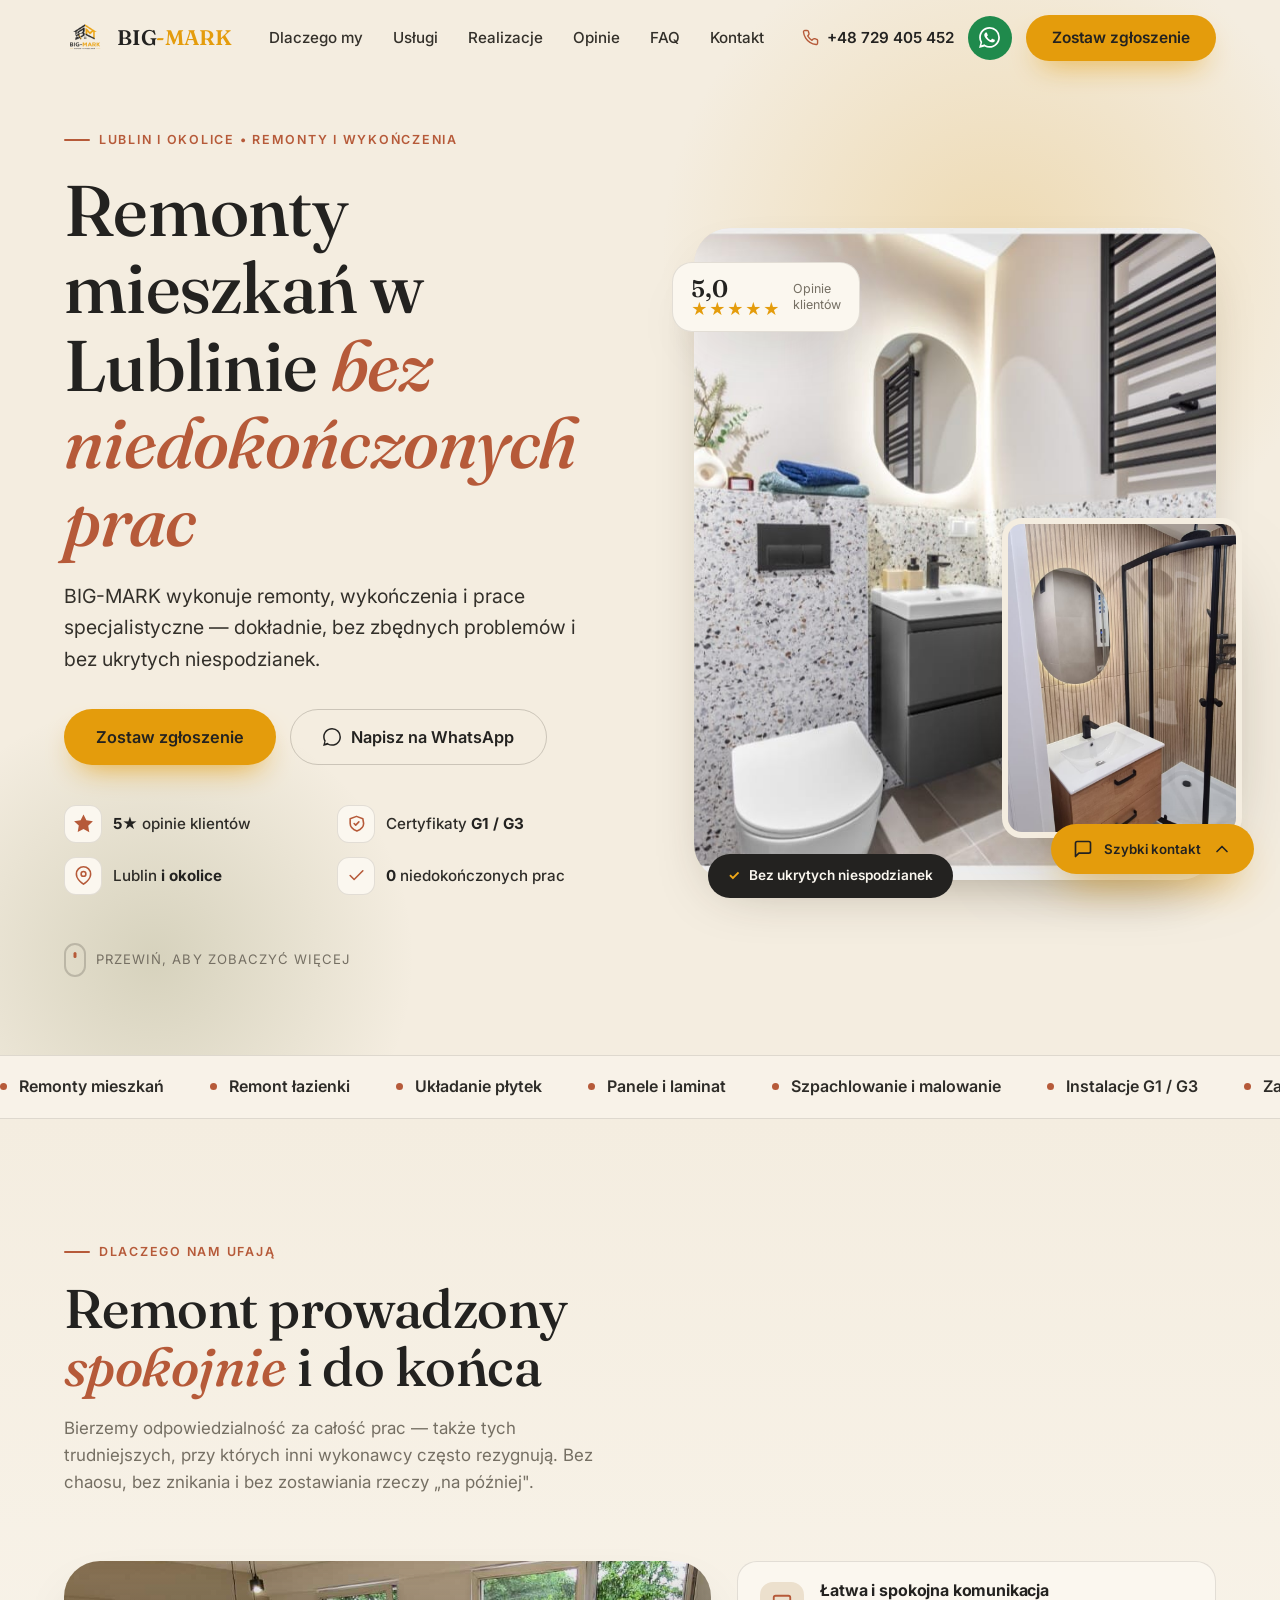
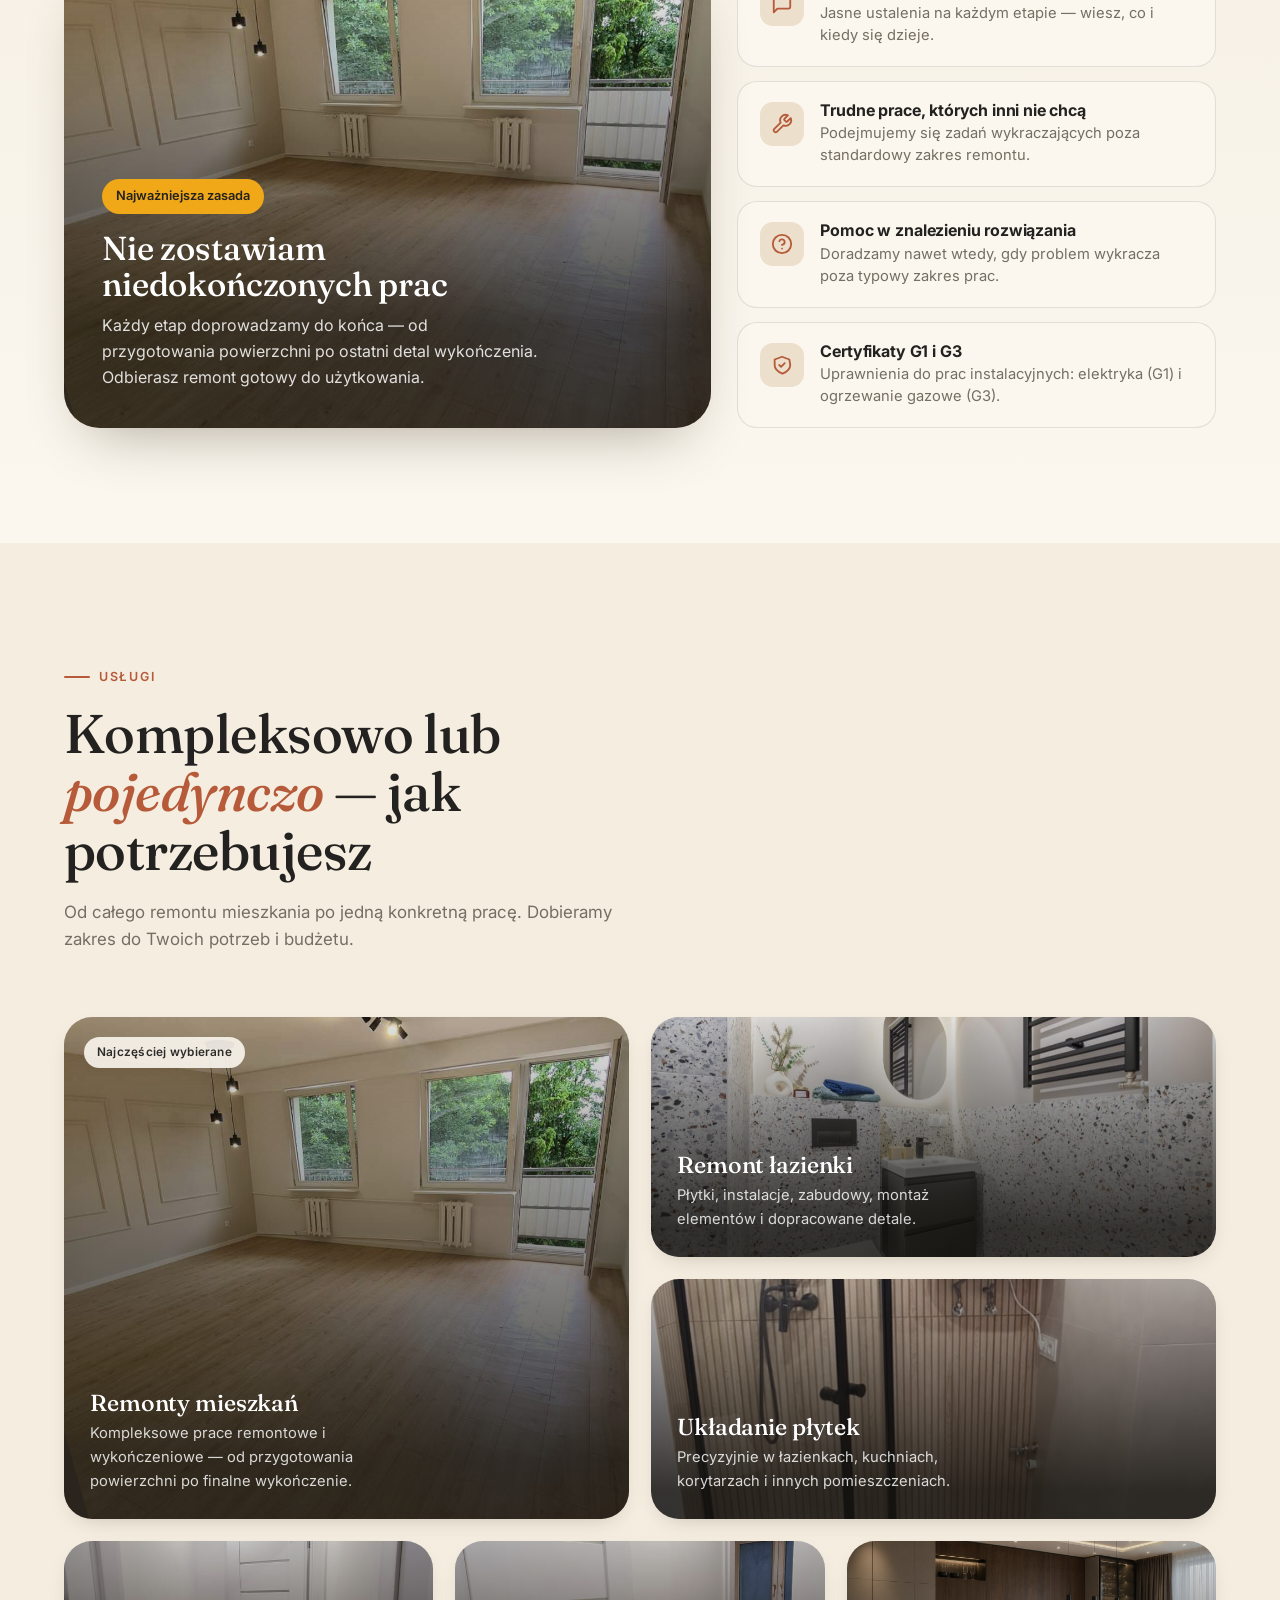
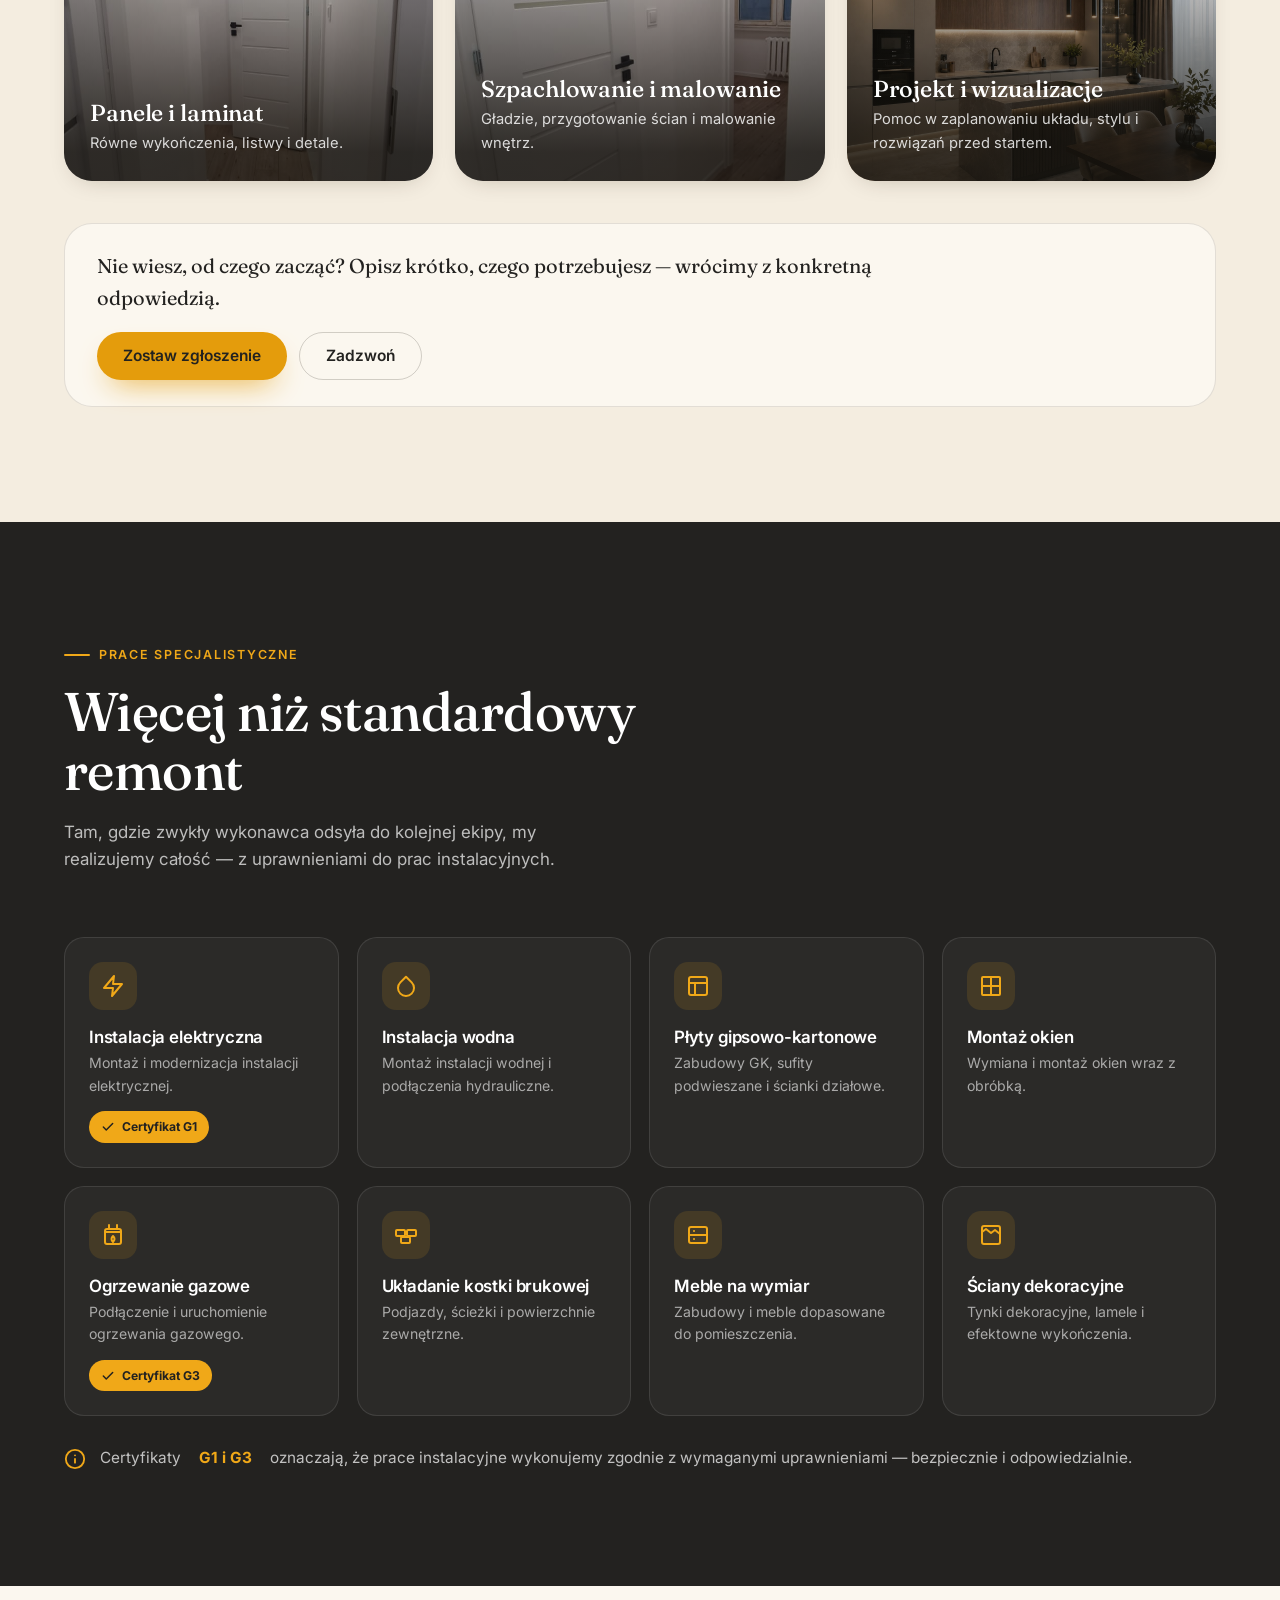
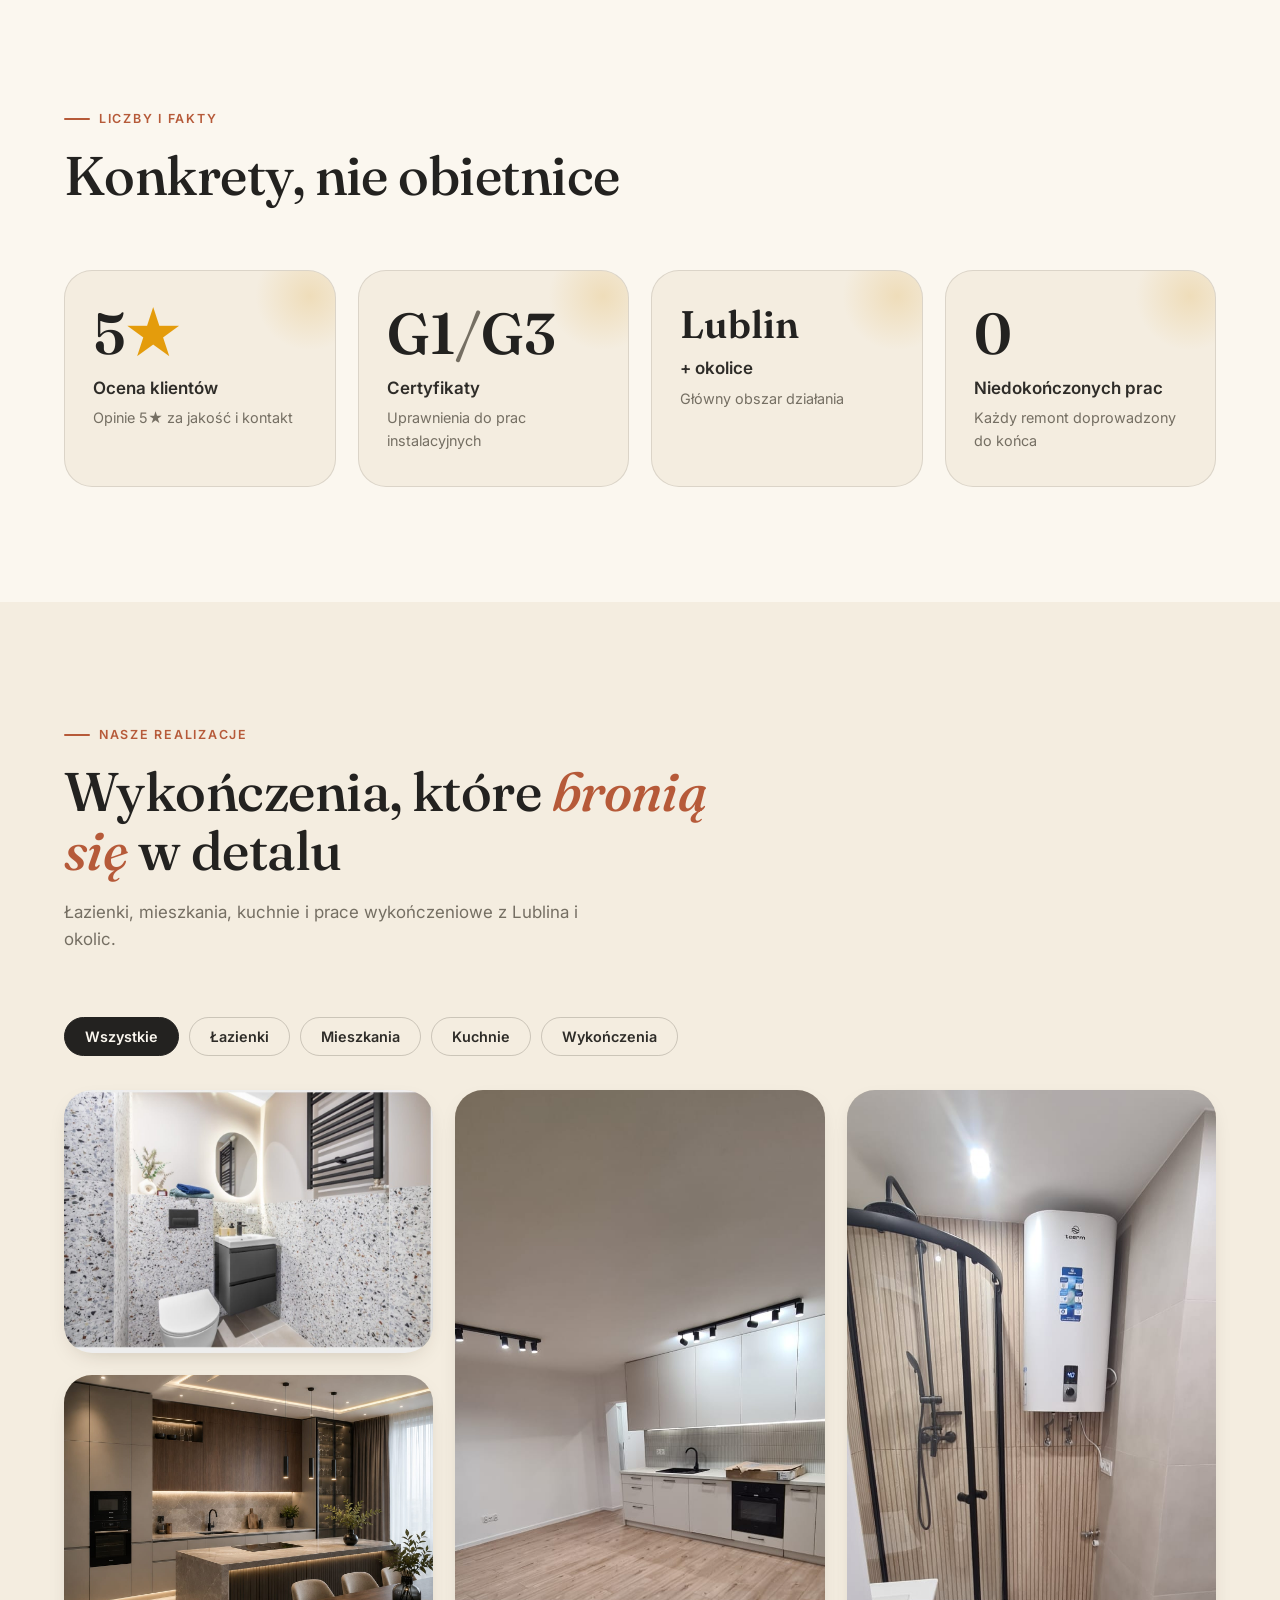
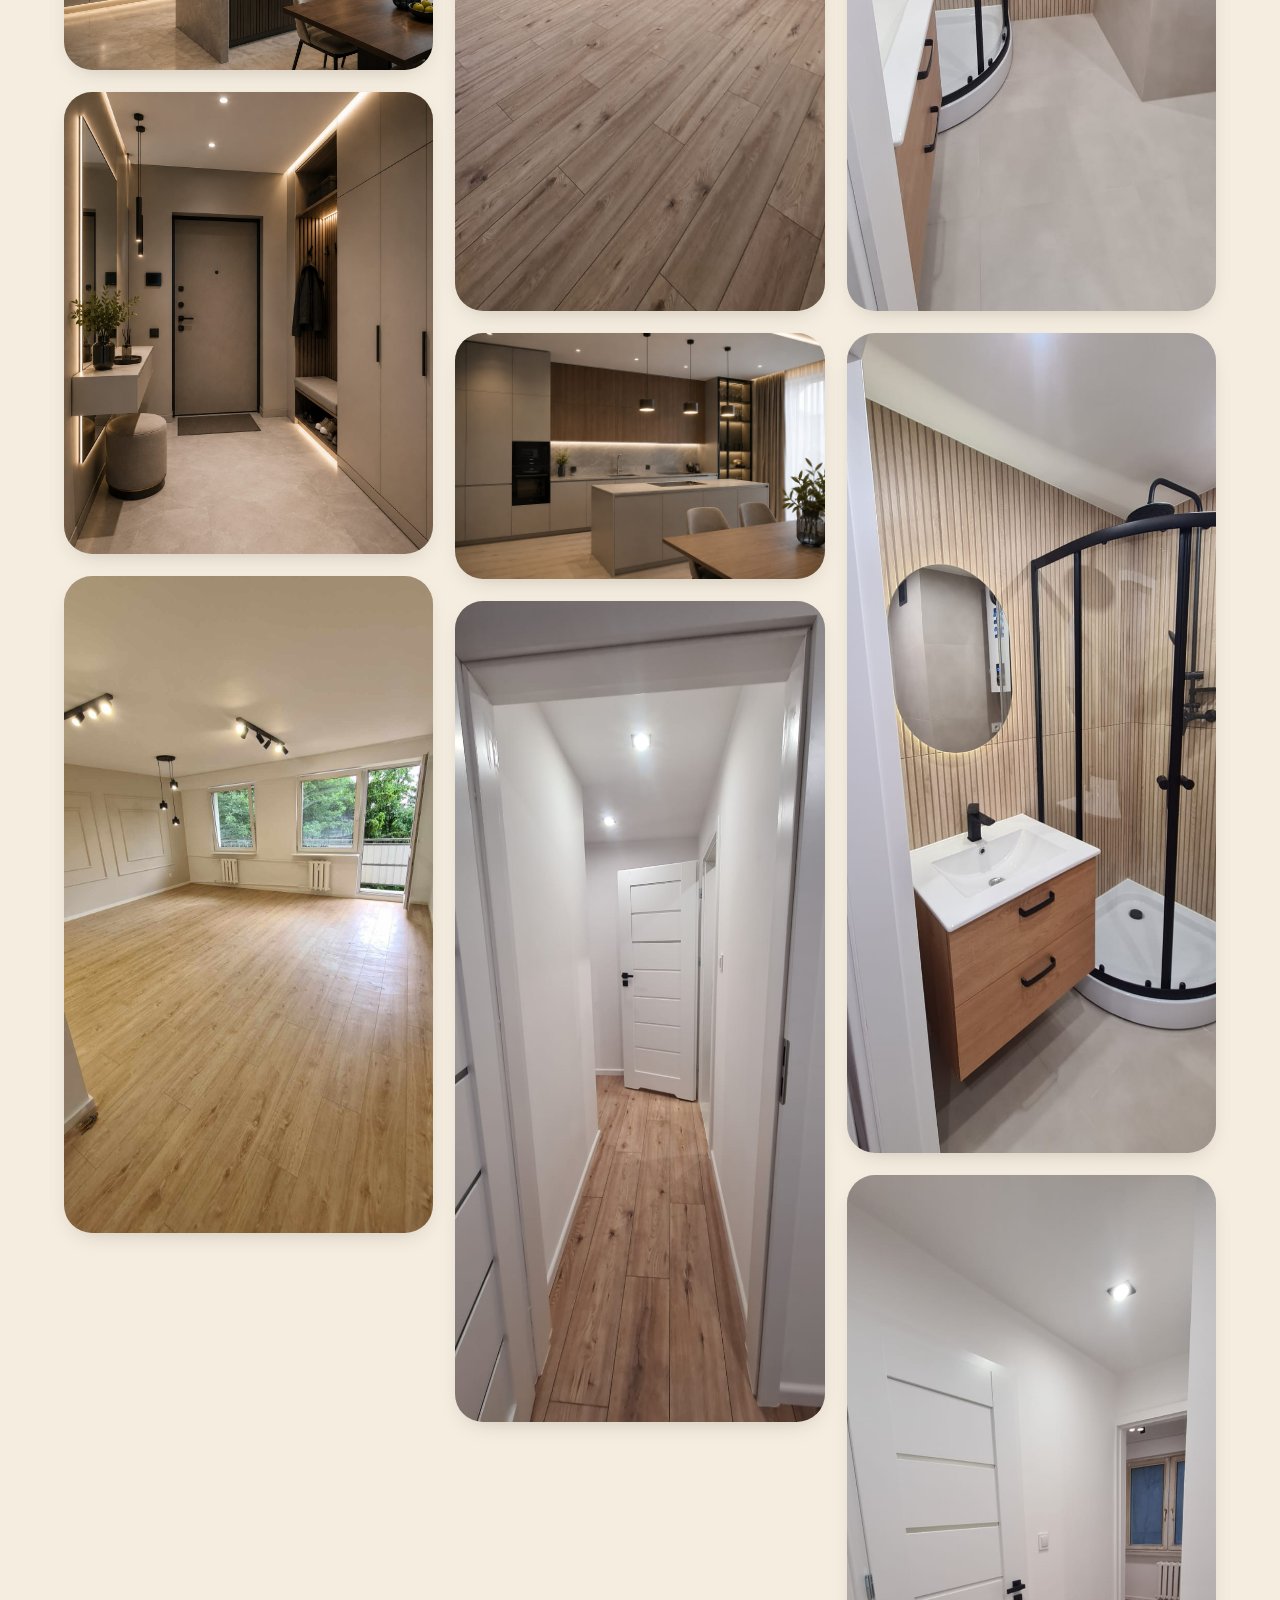
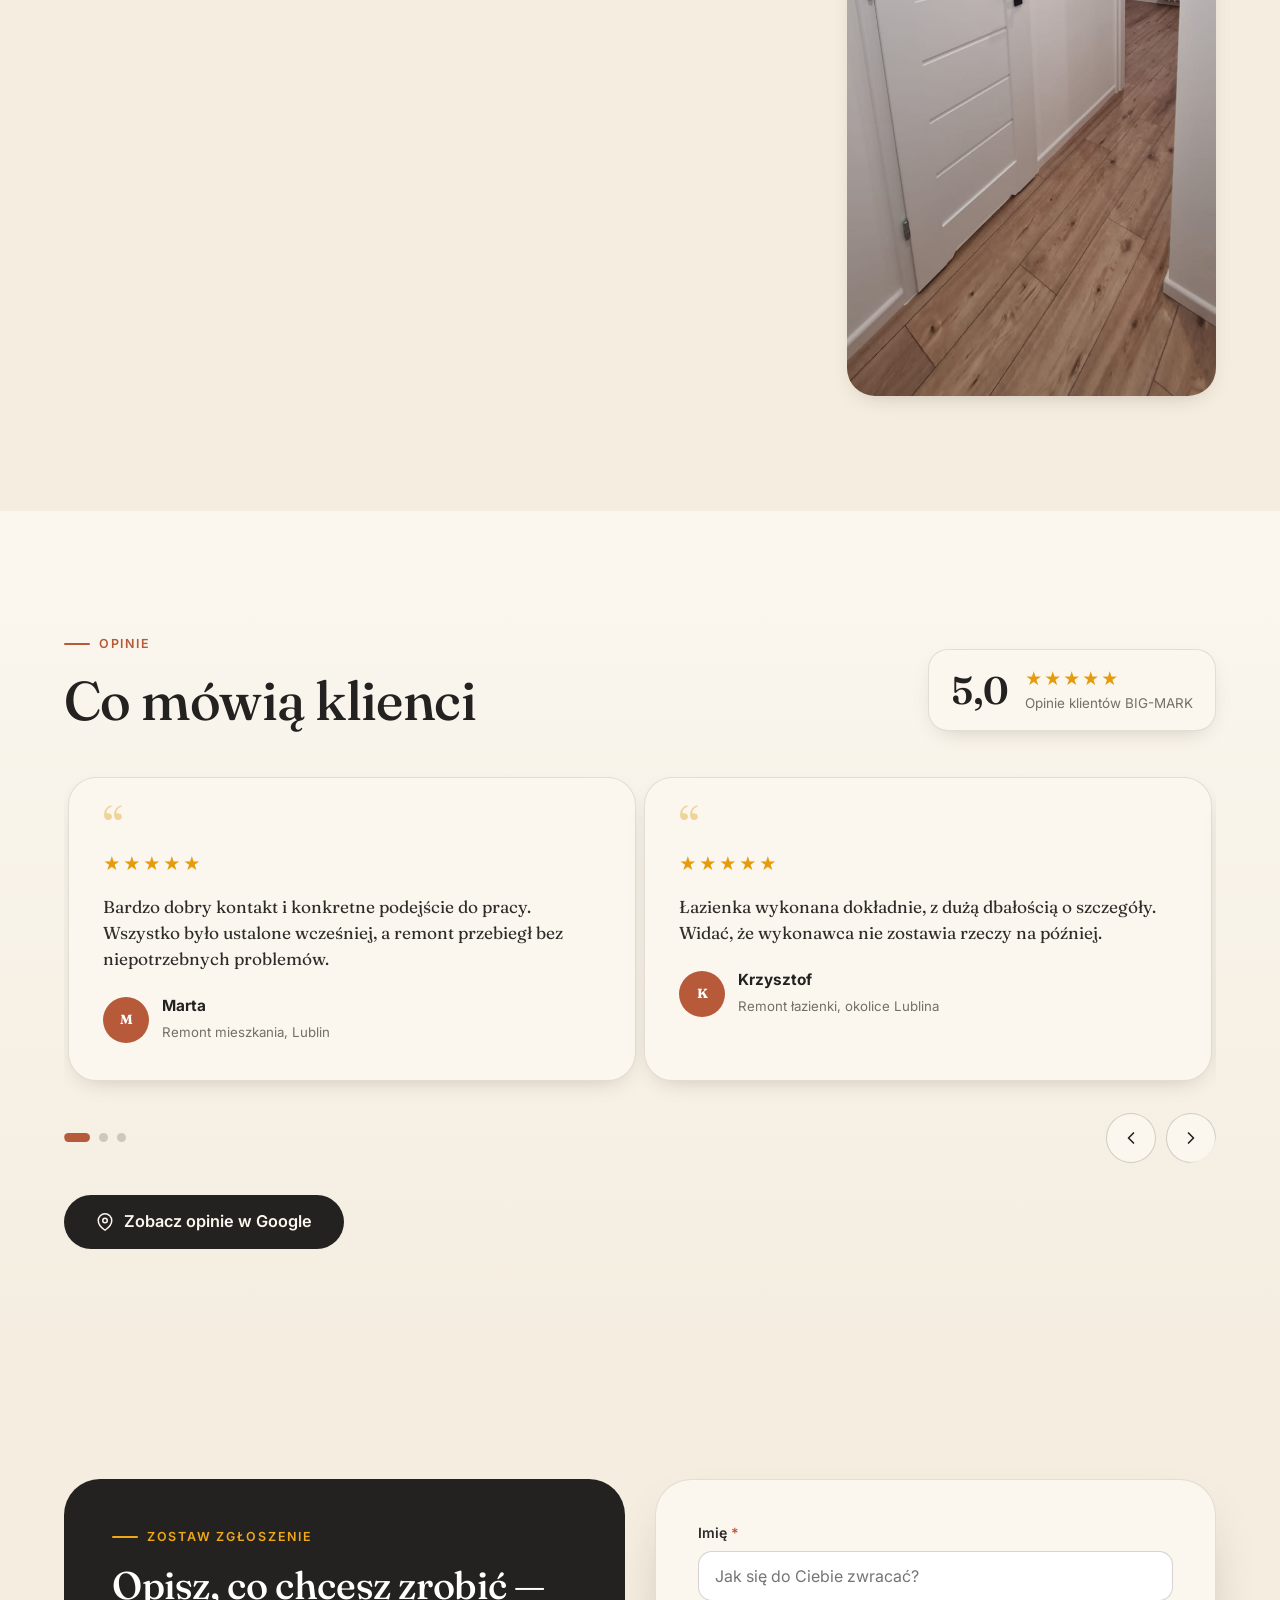
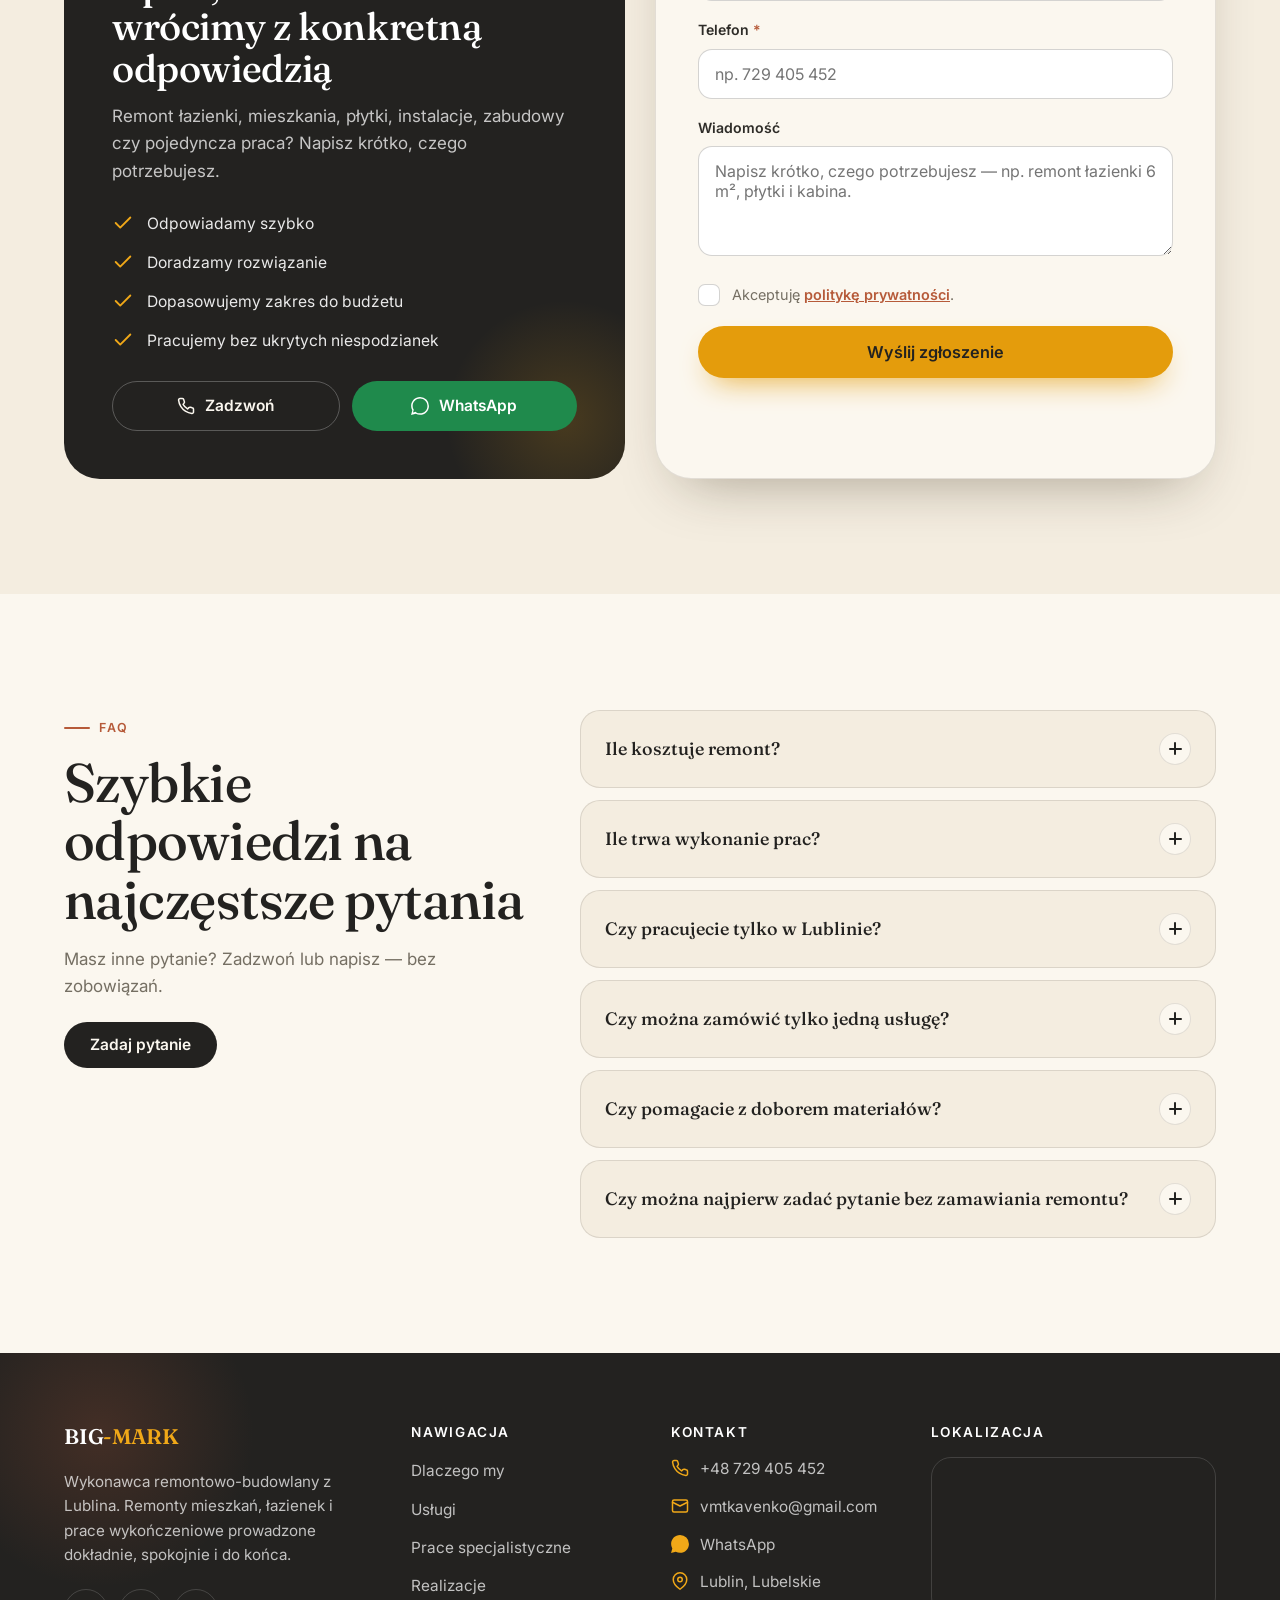
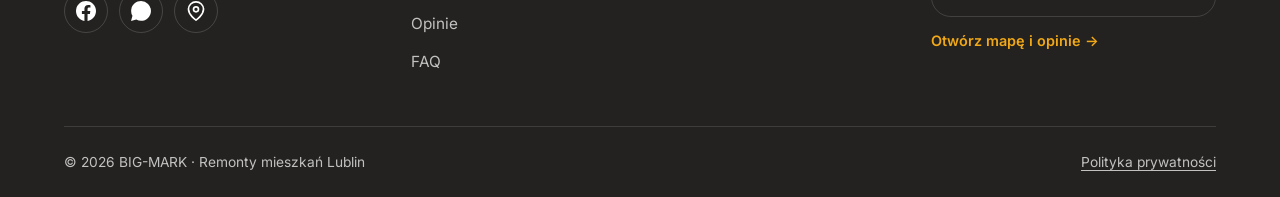
<file: index-custom-v1.html>
<!DOCTYPE html>
<html lang="pl">
<head>
<meta charset="UTF-8" />
<meta name="viewport" content="width=device-width, initial-scale=1.0" />
<title>BIG-MARK — Remonty mieszkań i wykończenia wnętrz Lublin</title>
<meta name="description" content="Remonty mieszkań, łazienek, układanie płytek, elektryka G1, ogrzewanie gazowe G3 i prace wykończeniowe w Lublinie i okolicach. Zostaw zgłoszenie do BIG-MARK." />
<meta name="theme-color" content="#1E1C18" />
<link rel="icon" type="image/png" href="assets/big-mark_logo_transparent.png" />

<!-- Open Graph -->
<meta property="og:type" content="website" />
<meta property="og:title" content="BIG-MARK — Remonty mieszkań i wykończenia wnętrz Lublin" />
<meta property="og:description" content="Remonty bez niedokończonych prac. Mieszkania, łazienki, płytki, instalacje G1/G3, prace wykończeniowe w Lublinie i okolicach." />
<meta property="og:image" content="assets/photos/gallery-01.jpeg" />
<meta property="og:locale" content="pl_PL" />

<link rel="preconnect" href="https://fonts.googleapis.com" />
<link rel="preconnect" href="https://fonts.gstatic.com" crossorigin />
<link href="https://fonts.googleapis.com/css2?family=Fraunces:ital,opsz,wght@0,9..144,400;0,9..144,500;0,9..144,600;1,9..144,500&family=Inter:wght@400;500;600;700&display=swap" rel="stylesheet" />

<style>
/* =========================================================
   BIG-MARK — Landing page
   Warm natural premium renovation
   ========================================================= */

:root{
  --ink:#232220;            /* графіт з логотипу (#242424) z odrobiną ciepła */
  --graphite:#2E2C28;
  --text:#33302A;
  --muted:#756F63;
  --beige:#F4EDE0;
  --beige-2:#ECE0CD;
  --cream:#FBF7EF;
  --white:#ffffff;
  --ochra:#E49C0C;          /* złoto/bursztyn z logotypu BIG-MARK */
  --ochra-deep:#C5850A;     /* ciemniejszy bursztyn dla kontrastu na jasnym tle */
  --gold-bright:#F0A818;    /* rozjaśniony refleks z logotypu */
  --ochra-soft:#F0D29B;
  --terakota:#B65A39;
  --olive:#6E7340;
  --chartreuse:#F0A818;     /* dawny akcent chartreuse → bursztyn z logotypu */
  --chartreuse-dk:#D8930E;
  --line:rgba(40,36,28,.12);
  --line-strong:rgba(40,36,28,.2);

  --font-display:'Fraunces', Georgia, 'Times New Roman', serif;
  --font-sans:'Inter', system-ui, -apple-system, 'Segoe UI', Roboto, sans-serif;

  --r-xl:36px;
  --r-lg:28px;
  --r-md:20px;
  --r-sm:14px;
  --pill:999px;

  --shadow-sm:0 8px 24px -12px rgba(46,33,12,.28);
  --shadow-md:0 26px 60px -28px rgba(46,33,12,.42);
  --shadow-lg:0 40px 90px -40px rgba(46,33,12,.5);

  --container:1200px;
  --header-h:76px;
}

*{box-sizing:border-box;margin:0;padding:0}
html{scroll-behavior:smooth;-webkit-text-size-adjust:100%}
@media (prefers-reduced-motion:reduce){html{scroll-behavior:auto}}

body{
  font-family:var(--font-sans);
  color:var(--text);
  background:var(--beige);
  line-height:1.6;
  font-size:17px;
  overflow-x:hidden;
  -webkit-font-smoothing:antialiased;
}
body.no-scroll{overflow:hidden}

img{max-width:100%;display:block}
a{color:inherit;text-decoration:none}
button{font-family:inherit;cursor:pointer;border:none;background:none}
ul{list-style:none}

.container{width:100%;max-width:var(--container);margin:0 auto;padding:0 24px}

h1,h2,h3,h4{font-family:var(--font-display);font-weight:500;color:var(--ink);line-height:1.08;letter-spacing:-.01em}
h2{font-size:clamp(2rem,4.4vw,3.4rem)}
h3{font-size:clamp(1.3rem,2.4vw,1.8rem);letter-spacing:-.005em}
.serif-i{font-style:italic;color:var(--terakota)}

.eyebrow{
  display:inline-flex;align-items:center;gap:9px;
  font-family:var(--font-sans);font-weight:600;font-size:.78rem;
  letter-spacing:.14em;text-transform:uppercase;color:var(--terakota);
}
.eyebrow::before{content:"";width:26px;height:2px;background:var(--terakota);border-radius:2px}

.section{padding:clamp(64px,9vw,128px) 0;position:relative}
.section-head{max-width:680px;margin-bottom:clamp(36px,5vw,64px)}
.section-head .eyebrow{margin-bottom:18px}
.section-head p.lead{margin-top:18px;color:var(--muted);font-size:1.06rem;max-width:560px}

/* ---------- Buttons ---------- */
.btn{
  display:inline-flex;align-items:center;justify-content:center;gap:10px;
  font-weight:600;font-size:.97rem;padding:15px 26px;border-radius:var(--pill);
  transition:transform .25s ease, box-shadow .25s ease, background .25s ease, color .25s ease;
  white-space:nowrap;line-height:1;
}
.btn svg{width:18px;height:18px;flex:none}
.btn-primary{background:var(--ochra);color:var(--ink);box-shadow:0 14px 30px -14px rgba(228,156,12,.95)}
.btn-primary:hover{transform:translateY(-3px);background:var(--ochra-deep);box-shadow:0 20px 42px -16px rgba(228,156,12,1)}
.btn-dark{background:var(--ink);color:var(--cream)}
.btn-dark:hover{transform:translateY(-3px);background:#000}
.btn-ghost{background:transparent;color:var(--ink);border:1.5px solid var(--line-strong)}
.btn-ghost:hover{transform:translateY(-3px);border-color:var(--ink);background:rgba(255,255,255,.4)}
.btn-wa{background:#1f8a4c;color:#fff}
.btn-wa:hover{transform:translateY(-3px);background:#1a7a43}
.btn-lg{padding:18px 32px;font-size:1.02rem}
.btn-block{width:100%}

/* ======================= HEADER ======================= */
.header{
  position:fixed;top:0;left:0;right:0;z-index:90;
  transition:transform .4s cubic-bezier(.4,0,.2,1), background .4s ease, box-shadow .4s ease, border-color .4s ease;
  border-bottom:1px solid transparent;
}
.header.scrolled{
  background:rgba(244,237,224,.82);
  backdrop-filter:saturate(180%) blur(16px);
  -webkit-backdrop-filter:saturate(180%) blur(16px);
  border-bottom-color:var(--line);
  box-shadow:0 10px 30px -22px rgba(46,33,12,.5);
}
.header.hidden{transform:translateY(-104%)}
.header-inner{
  height:var(--header-h);display:flex;align-items:center;justify-content:space-between;gap:24px;
}
.brand{display:flex;align-items:center;gap:11px;flex:none}
.brand img{height:42px;width:auto}
.brand-name{font-family:var(--font-display);font-weight:600;font-size:1.32rem;color:var(--ink);letter-spacing:-.01em;line-height:1}
.brand-name span{color:var(--ochra)}

.nav{display:flex;align-items:center;gap:30px}
.nav a{font-weight:500;font-size:.95rem;color:var(--text);position:relative;padding:4px 0}
.nav a::after{content:"";position:absolute;left:0;bottom:-2px;width:0;height:2px;background:var(--terakota);border-radius:2px;transition:width .28s ease}
.nav a:hover{color:var(--ink)}
.nav a:hover::after{width:100%}

.header-cta{display:flex;align-items:center;gap:14px}
.header-phone{display:inline-flex;align-items:center;gap:8px;font-weight:600;font-size:.95rem;color:var(--ink)}
.header-phone svg{width:17px;height:17px;color:var(--terakota)}
.icon-btn{
  width:44px;height:44px;border-radius:var(--pill);display:inline-flex;align-items:center;justify-content:center;
  background:#1f8a4c;color:#fff;transition:transform .25s ease, background .25s ease;
}
.icon-btn:hover{transform:translateY(-3px) scale(1.04)}
.icon-btn svg{width:21px;height:21px}

.burger{display:none;width:46px;height:46px;border-radius:14px;border:1.5px solid var(--line-strong);flex-direction:column;align-items:center;justify-content:center;gap:5px;background:rgba(255,255,255,.4)}
.burger span{width:20px;height:2px;background:var(--ink);border-radius:2px;transition:.3s}
.burger.open span:nth-child(1){transform:translateY(7px) rotate(45deg)}
.burger.open span:nth-child(2){opacity:0}
.burger.open span:nth-child(3){transform:translateY(-7px) rotate(-45deg)}

/* ---------- Mobile menu ---------- */
.mobile-menu{
  position:fixed;inset:0;z-index:95;background:var(--ink);color:var(--cream);
  display:flex;flex-direction:column;padding:26px 26px 36px;
  transform:translateX(100%);transition:transform .42s cubic-bezier(.4,0,.2,1);
  visibility:hidden;
}
.mobile-menu.open{transform:translateX(0);visibility:visible}
.mm-top{display:flex;align-items:center;justify-content:space-between;margin-bottom:42px}
.mm-top .brand-name{color:var(--cream)}
.mm-top .brand-name span{color:var(--gold-bright)}
.mm-close{width:46px;height:46px;border-radius:14px;border:1px solid rgba(255,255,255,.2);color:var(--cream);font-size:1.4rem;display:flex;align-items:center;justify-content:center}
.mm-nav{display:flex;flex-direction:column;gap:4px}
.mm-nav a{font-family:var(--font-display);font-size:2rem;font-weight:500;padding:10px 0;color:var(--cream);opacity:.92;transition:.25s;display:flex;align-items:center;justify-content:space-between}
.mm-nav a:hover,.mm-nav a:active{color:var(--chartreuse);padding-left:6px}
.mm-nav a span{font-family:var(--font-sans);font-size:.85rem;opacity:.4}
.mm-foot{margin-top:auto;display:flex;flex-direction:column;gap:16px;padding-top:30px}
.mm-foot .btn{width:100%}
.mm-contact{display:flex;flex-direction:column;gap:8px;font-size:1.05rem}
.mm-contact a{display:flex;align-items:center;gap:12px;color:var(--cream);opacity:.85}
.mm-contact a svg{width:18px;height:18px;color:var(--chartreuse)}
.mm-social{display:flex;gap:12px;margin-top:6px}
.mm-social a{width:46px;height:46px;border-radius:50%;border:1px solid rgba(255,255,255,.2);display:flex;align-items:center;justify-content:center;color:var(--cream);transition:.25s}
.mm-social a:hover{background:var(--chartreuse);color:var(--ink);border-color:var(--chartreuse)}
.mm-social a svg{width:20px;height:20px}

/* ======================= HERO ======================= */
.hero{position:relative;padding-top:calc(var(--header-h) + 46px);padding-bottom:70px;overflow:hidden}
.hero::before{
  content:"";position:absolute;top:-12%;right:-8%;width:60vw;height:60vw;max-width:780px;max-height:780px;
  background:radial-gradient(circle at 50% 50%, rgba(232,201,139,.55), rgba(232,201,139,0) 62%);
  z-index:0;pointer-events:none;
}
.hero::after{
  content:"";position:absolute;bottom:-20%;left:-12%;width:48vw;height:48vw;max-width:620px;max-height:620px;
  background:radial-gradient(circle at 50% 50%, rgba(110,115,64,.22), rgba(110,115,64,0) 60%);
  z-index:0;pointer-events:none;
}
.hero-grid{position:relative;z-index:2;display:grid;grid-template-columns:1.05fr .95fr;gap:54px;align-items:center}
.hero-copy{max-width:600px}
.hero-copy .eyebrow{margin-bottom:22px}
.hero h1{font-size:clamp(2.5rem,5.6vw,4.6rem);font-weight:500;margin-bottom:22px}
.hero-sub{font-size:clamp(1.05rem,1.6vw,1.22rem);color:var(--text);max-width:520px;margin-bottom:34px}
.hero-actions{display:flex;flex-wrap:wrap;gap:14px;margin-bottom:40px}

.trust-bar{display:grid;grid-template-columns:repeat(2,1fr);gap:14px 26px;max-width:520px}
.trust-item{display:flex;align-items:center;gap:11px;font-weight:500;font-size:.95rem;color:var(--graphite)}
.trust-item .ti-ico{
  width:38px;height:38px;border-radius:12px;flex:none;display:flex;align-items:center;justify-content:center;
  background:var(--cream);border:1px solid var(--line);color:var(--terakota);
}
.trust-item .ti-ico svg{width:19px;height:19px}
.trust-item b{color:var(--ink);font-weight:700}

/* Hero visual */
.hero-visual{position:relative;min-height:520px}
.hv-main{
  position:relative;border-radius:var(--r-xl);overflow:hidden;box-shadow:var(--shadow-md);
  aspect-ratio:4/5;background:var(--beige-2);
}
.hv-main img{width:100%;height:100%;object-fit:cover}
.hv-sub{
  position:absolute;right:-26px;bottom:42px;width:46%;border-radius:var(--r-md);overflow:hidden;
  box-shadow:var(--shadow-lg);border:6px solid var(--beige);aspect-ratio:3/4;background:var(--beige-2);
}
.hv-sub img{width:100%;height:100%;object-fit:cover}
.hv-badge{
  position:absolute;left:-22px;top:34px;background:var(--cream);border-radius:var(--r-md);
  padding:14px 18px;box-shadow:var(--shadow-md);display:flex;align-items:center;gap:12px;z-index:3;
  border:1px solid var(--line);
}
.hv-badge .stars{color:var(--ochra);font-size:1rem;letter-spacing:1px;line-height:1}
.hv-badge .hb-num{font-family:var(--font-display);font-size:1.5rem;font-weight:600;color:var(--ink);line-height:1}
.hv-badge .hb-txt{font-size:.78rem;color:var(--muted);line-height:1.3}
.hv-chip{
  position:absolute;left:14px;bottom:-18px;z-index:3;background:var(--ink);color:var(--cream);
  border-radius:var(--pill);padding:11px 20px;font-weight:600;font-size:.85rem;display:flex;align-items:center;gap:9px;box-shadow:var(--shadow-md);
}
.hv-chip b{color:var(--chartreuse)}

.scroll-cue{display:inline-flex;align-items:center;gap:10px;margin-top:48px;color:var(--muted);font-size:.82rem;letter-spacing:.08em;text-transform:uppercase}
.scroll-cue .mouse{width:22px;height:34px;border:2px solid var(--line-strong);border-radius:12px;position:relative}
.scroll-cue .mouse::before{content:"";position:absolute;left:50%;top:7px;width:3px;height:6px;background:var(--terakota);border-radius:2px;transform:translateX(-50%);animation:scrolldot 1.6s infinite}
@keyframes scrolldot{0%{opacity:0;transform:translate(-50%,-4px)}40%{opacity:1}80%{opacity:0;transform:translate(-50%,8px)}}

/* logos / zakres marquee */
.marquee{overflow:hidden;border-top:1px solid var(--line);border-bottom:1px solid var(--line);padding:18px 0;background:rgba(251,247,239,.5);position:relative;z-index:2}
.marquee-track{display:flex;gap:46px;width:max-content;animation:marquee 32s linear infinite}
.marquee:hover .marquee-track{animation-play-state:paused}
.marquee span{display:inline-flex;align-items:center;gap:12px;font-weight:600;color:var(--graphite);white-space:nowrap;font-size:1rem}
.marquee span::before{content:"";width:7px;height:7px;border-radius:50%;background:var(--terakota)}
@keyframes marquee{to{transform:translateX(-50%)}}

/* ======================= DLACZEGO ======================= */
#dlaczego{background:linear-gradient(180deg, var(--beige) 0%, var(--cream) 100%)}
.why-grid{display:grid;grid-template-columns:1.15fr .85fr;gap:26px}
.why-feature{
  position:relative;border-radius:var(--r-xl);overflow:hidden;min-height:440px;display:flex;flex-direction:column;justify-content:flex-end;
  color:var(--cream);padding:38px;box-shadow:var(--shadow-md);
}
.why-feature img{position:absolute;inset:0;width:100%;height:100%;object-fit:cover;z-index:0}
.why-feature::after{content:"";position:absolute;inset:0;background:linear-gradient(180deg, rgba(20,18,14,.05) 0%, rgba(20,18,14,.78) 78%);z-index:1}
.why-feature .wf-inner{position:relative;z-index:2;max-width:440px}
.why-feature .badge-soft{display:inline-flex;align-items:center;gap:8px;background:var(--chartreuse);color:var(--ink);font-weight:600;font-size:.8rem;padding:7px 14px;border-radius:var(--pill);margin-bottom:16px}
.why-feature h3{color:#fff;font-size:clamp(1.6rem,2.6vw,2.2rem);margin-bottom:12px}
.why-feature p{color:rgba(255,255,255,.85);font-size:1rem}

.why-points{display:flex;flex-direction:column;gap:14px}
.wp-card{
  background:var(--cream);border:1px solid var(--line);border-radius:var(--r-md);padding:20px 22px;
  display:flex;gap:16px;align-items:flex-start;transition:transform .28s ease, box-shadow .28s ease, border-color .28s ease;
}
.wp-card:hover{transform:translateY(-4px);box-shadow:var(--shadow-sm);border-color:var(--ochra-soft)}
.wp-ico{width:44px;height:44px;border-radius:13px;flex:none;display:flex;align-items:center;justify-content:center;background:var(--beige-2);color:var(--terakota)}
.wp-ico svg{width:22px;height:22px}
.wp-card h4{font-family:var(--font-sans);font-weight:700;font-size:1rem;color:var(--ink);margin-bottom:3px}
.wp-card p{font-size:.92rem;color:var(--muted);line-height:1.5}

/* ======================= USŁUGI (bento) ======================= */
.bento{display:grid;grid-template-columns:repeat(6,1fr);gap:22px;grid-auto-rows:240px}
.svc{
  position:relative;border-radius:var(--r-lg);overflow:hidden;display:flex;flex-direction:column;justify-content:flex-end;
  padding:26px;color:var(--cream);box-shadow:var(--shadow-sm);isolation:isolate;
}
.svc img{position:absolute;inset:0;width:100%;height:100%;object-fit:cover;z-index:-2;transition:transform .7s cubic-bezier(.2,.7,.2,1)}
.svc::after{content:"";position:absolute;inset:0;z-index:-1;background:linear-gradient(180deg, rgba(20,18,14,.12) 0%, rgba(20,18,14,.82) 88%)}
.svc:hover img{transform:scale(1.07)}
.svc .svc-tag{position:absolute;top:20px;left:20px;background:rgba(251,247,239,.9);color:var(--graphite);font-weight:600;font-size:.74rem;padding:6px 13px;border-radius:var(--pill);letter-spacing:.02em}
.svc h3{color:#fff;font-size:1.45rem;margin-bottom:7px}
.svc p{color:rgba(255,255,255,.82);font-size:.92rem;max-width:36ch}
.svc .svc-arrow{position:absolute;top:18px;right:18px;width:40px;height:40px;border-radius:50%;background:var(--chartreuse);color:var(--ink);display:flex;align-items:center;justify-content:center;transform:translateY(-6px) scale(.8);opacity:0;transition:.3s}
.svc:hover .svc-arrow{transform:translateY(0) scale(1);opacity:1}
.svc-arrow svg{width:18px;height:18px}
.svc.col-3{grid-column:span 3}
.svc.col-2{grid-column:span 2}
.svc.row-2{grid-row:span 2}

.svc-cta{margin-top:42px;display:flex;flex-wrap:wrap;align-items:center;gap:18px;justify-content:space-between;background:var(--cream);border:1px solid var(--line);border-radius:var(--r-lg);padding:26px 32px}
.svc-cta p{font-family:var(--font-display);font-size:1.25rem;color:var(--ink);max-width:60ch}
.svc-cta .sc-actions{display:flex;gap:12px;flex-wrap:wrap}

/* ======================= PRACE SPECJALISTYCZNE ======================= */
#specjalistyczne{background:var(--ink);color:var(--cream)}
#specjalistyczne .eyebrow{color:var(--chartreuse)}
#specjalistyczne .eyebrow::before{background:var(--chartreuse)}
#specjalistyczne h2{color:#fff}
#specjalistyczne .section-head p.lead{color:rgba(255,255,255,.7)}
.spec-grid{display:grid;grid-template-columns:repeat(4,1fr);gap:18px}
.spec-card{
  background:rgba(255,255,255,.04);border:1px solid rgba(255,255,255,.1);border-radius:var(--r-md);
  padding:24px;transition:transform .28s ease, background .28s ease, border-color .28s ease;position:relative;overflow:hidden;
}
.spec-card:hover{transform:translateY(-5px);background:rgba(255,255,255,.07);border-color:rgba(240,168,24,.45)}
.spec-ico{width:48px;height:48px;border-radius:14px;background:rgba(240,168,24,.12);color:var(--chartreuse);display:flex;align-items:center;justify-content:center;margin-bottom:18px}
.spec-ico svg{width:24px;height:24px}
.spec-card h4{font-family:var(--font-sans);font-weight:600;font-size:1.06rem;color:#fff;margin-bottom:6px}
.spec-card p{font-size:.88rem;color:rgba(255,255,255,.6)}
.cert-tag{display:inline-flex;align-items:center;gap:7px;margin-top:14px;background:var(--chartreuse);color:var(--ink);font-weight:700;font-size:.76rem;padding:6px 12px;border-radius:var(--pill)}
.cert-tag svg{width:14px;height:14px}
.spec-note{margin-top:30px;display:flex;align-items:center;gap:14px;color:rgba(255,255,255,.72);font-size:.96rem;flex-wrap:wrap}
.spec-note svg{width:22px;height:22px;color:var(--chartreuse);flex:none}

/* ======================= LICZBY ======================= */
#liczby{background:var(--cream)}
.stats{display:grid;grid-template-columns:repeat(4,1fr);gap:22px}
.stat{
  background:var(--beige);border:1px solid var(--line);border-radius:var(--r-lg);padding:34px 28px;position:relative;overflow:hidden;
  transition:transform .3s ease, box-shadow .3s ease;
}
.stat:hover{transform:translateY(-5px);box-shadow:var(--shadow-sm)}
.stat::before{content:"";position:absolute;top:-30px;right:-30px;width:110px;height:110px;border-radius:50%;background:radial-gradient(circle, rgba(232,201,139,.45), transparent 70%)}
.stat .s-num{font-family:var(--font-display);font-size:clamp(2.6rem,5vw,3.6rem);font-weight:600;color:var(--ink);line-height:1;position:relative}
.stat .s-num .star{color:var(--ochra)}
.stat .s-label{margin-top:12px;font-weight:600;color:var(--graphite);position:relative}
.stat .s-desc{margin-top:4px;font-size:.9rem;color:var(--muted);position:relative}

/* ======================= REALIZACJE ======================= */
.gal-filters{display:flex;flex-wrap:wrap;gap:10px;margin-bottom:34px}
.chip{padding:10px 20px;border-radius:var(--pill);border:1.5px solid var(--line-strong);font-weight:600;font-size:.9rem;color:var(--graphite);background:transparent;transition:.25s}
.chip:hover{border-color:var(--ink)}
.chip.active{background:var(--ink);color:var(--cream);border-color:var(--ink)}

.gallery{columns:3;column-gap:22px}
.gal-item{
  break-inside:avoid;margin-bottom:22px;border-radius:var(--r-lg);overflow:hidden;position:relative;
  box-shadow:var(--shadow-sm);cursor:pointer;background:var(--beige-2);
  transition:opacity .4s ease, transform .4s ease;
}
.gal-item img{width:100%;height:auto;display:block;transition:transform .7s cubic-bezier(.2,.7,.2,1)}
.gal-item:hover img{transform:scale(1.06)}
.gal-item::after{content:"";position:absolute;inset:0;background:linear-gradient(180deg,transparent 45%,rgba(20,18,14,.72));opacity:0;transition:opacity .35s ease}
.gal-item:hover::after{opacity:1}
.gal-cap{position:absolute;left:20px;right:20px;bottom:18px;z-index:2;color:#fff;transform:translateY(10px);opacity:0;transition:.35s}
.gal-item:hover .gal-cap{transform:translateY(0);opacity:1}
.gal-cap b{display:block;font-family:var(--font-display);font-size:1.12rem;font-weight:600}
.gal-cap span{font-size:.83rem;opacity:.8}
.gal-item.hide{display:none}

/* ======================= OPINIE ======================= */
#opinie{background:linear-gradient(180deg, var(--cream) 0%, var(--beige) 100%)}
.rev-top{display:flex;flex-wrap:wrap;align-items:flex-end;justify-content:space-between;gap:24px;margin-bottom:42px}
.rev-rating{display:flex;align-items:center;gap:16px;background:var(--cream);border:1px solid var(--line);border-radius:var(--r-md);padding:16px 22px;box-shadow:var(--shadow-sm)}
.rev-rating .rr-num{font-family:var(--font-display);font-size:2.4rem;font-weight:600;color:var(--ink);line-height:1}
.rev-rating .rr-stars{color:var(--ochra);font-size:1.05rem;letter-spacing:2px}
.rev-rating .rr-sub{font-size:.84rem;color:var(--muted)}

.slider{position:relative;overflow:hidden;border-radius:var(--r-lg)}
.slides{display:flex;transition:transform .55s cubic-bezier(.4,0,.2,1)}
.slide{min-width:100%;padding:4px}
@media(min-width:760px){.slide{min-width:50%}}
.rev-card{background:var(--cream);border:1px solid var(--line);border-radius:var(--r-lg);padding:34px;height:100%;box-shadow:var(--shadow-sm)}
.rev-card .quote-mark{font-family:var(--font-display);font-size:3.4rem;line-height:.6;color:var(--ochra-soft)}
.rev-card .rev-stars{color:var(--ochra);letter-spacing:2px;margin:6px 0 16px}
.rev-card p.rev-text{font-size:1.08rem;color:var(--graphite);font-family:var(--font-display);font-weight:400;line-height:1.5}
.rev-card .rev-author{margin-top:22px;display:flex;align-items:center;gap:13px}
.rev-author .ra-av{width:46px;height:46px;border-radius:50%;background:var(--terakota);color:#fff;display:flex;align-items:center;justify-content:center;font-weight:700;font-family:var(--font-display)}
.rev-author b{display:block;font-family:var(--font-sans);font-size:.96rem;color:var(--ink)}
.rev-author span{font-size:.83rem;color:var(--muted)}

.slider-nav{display:flex;align-items:center;justify-content:space-between;margin-top:28px;gap:18px}
.slider-dots{display:flex;gap:9px}
.s-dot{width:9px;height:9px;border-radius:50%;background:var(--line-strong);transition:.25s;cursor:pointer}
.s-dot.active{background:var(--terakota);width:26px;border-radius:6px}
.slider-arrows{display:flex;gap:10px}
.s-arrow{width:50px;height:50px;border-radius:50%;border:1.5px solid var(--line-strong);display:flex;align-items:center;justify-content:center;color:var(--ink);transition:.25s;background:var(--cream)}
.s-arrow:hover{background:var(--ink);color:var(--cream);border-color:var(--ink)}
.s-arrow svg{width:20px;height:20px}

/* ======================= ZGŁOSZENIE ======================= */
#kontakt{background:var(--beige)}
.lead-grid{display:grid;grid-template-columns:1fr 1fr;gap:30px;align-items:stretch}
.lead-info{
  background:var(--ink);color:var(--cream);border-radius:var(--r-xl);padding:clamp(32px,4vw,48px);position:relative;overflow:hidden;
  display:flex;flex-direction:column;
}
.lead-info::before{content:"";position:absolute;bottom:-60px;right:-60px;width:240px;height:240px;border-radius:50%;background:radial-gradient(circle,rgba(240,168,24,.18),transparent 70%)}
.lead-info .eyebrow{color:var(--chartreuse)}
.lead-info .eyebrow::before{background:var(--chartreuse)}
.lead-info h2{color:#fff;margin:18px 0 14px;font-size:clamp(1.8rem,3vw,2.5rem)}
.lead-info > p{color:rgba(255,255,255,.74);position:relative}
.lead-args{margin-top:26px;display:flex;flex-direction:column;gap:14px;position:relative}
.lead-args li{display:flex;gap:13px;align-items:flex-start;color:rgba(255,255,255,.9);font-size:.98rem}
.lead-args li svg{width:22px;height:22px;color:var(--chartreuse);flex:none;margin-top:1px}
.lead-direct{margin-top:auto;padding-top:28px;display:flex;flex-wrap:wrap;gap:12px;position:relative}
.lead-direct a{flex:1;min-width:150px}

.lead-form{background:var(--cream);border:1px solid var(--line);border-radius:var(--r-xl);padding:clamp(28px,3.5vw,42px);box-shadow:var(--shadow-md)}
.form-field{margin-bottom:18px}
.form-field label{display:block;font-weight:600;font-size:.88rem;color:var(--graphite);margin-bottom:7px}
.form-field label .req{color:var(--terakota)}
.form-field input,.form-field textarea{
  width:100%;padding:14px 16px;border-radius:var(--r-sm);border:1.5px solid var(--line-strong);
  background:var(--white);font-family:inherit;font-size:1rem;color:var(--text);transition:border-color .2s ease, box-shadow .2s ease;
}
.form-field input:focus,.form-field textarea:focus{outline:none;border-color:var(--ochra);box-shadow:0 0 0 4px rgba(228,156,12,.14)}
.form-field textarea{resize:vertical;min-height:110px}
.form-field.error input,.form-field.error textarea{border-color:#cf4b2e;box-shadow:0 0 0 4px rgba(207,75,46,.12)}
.err-msg{display:none;color:#cf4b2e;font-size:.82rem;margin-top:6px}
.form-field.error .err-msg{display:block}

.check{display:flex;gap:12px;align-items:flex-start;margin:6px 0 20px;cursor:pointer;font-size:.9rem;color:var(--muted)}
.check input{position:absolute;opacity:0;width:0;height:0}
.check .box{width:22px;height:22px;border-radius:7px;border:1.5px solid var(--line-strong);flex:none;display:flex;align-items:center;justify-content:center;background:var(--white);transition:.2s;margin-top:1px}
.check .box svg{width:14px;height:14px;color:var(--ink);opacity:0;transform:scale(.6);transition:.2s}
.check input:checked + .box{background:var(--chartreuse);border-color:var(--chartreuse)}
.check input:checked + .box svg{opacity:1;transform:scale(1)}
.check input:focus-visible + .box{box-shadow:0 0 0 4px rgba(228,156,12,.2)}
.check a{color:var(--terakota);font-weight:600;text-decoration:underline}
.check.error .box{border-color:#cf4b2e}

.form-success{display:none;text-align:center;padding:30px 10px}
.form-success.show{display:block;animation:pop .4s ease}
@keyframes pop{from{opacity:0;transform:scale(.94)}to{opacity:1;transform:scale(1)}}
.form-success .fs-ico{width:72px;height:72px;border-radius:50%;background:var(--chartreuse);color:var(--ink);display:flex;align-items:center;justify-content:center;margin:0 auto 20px}
.form-success .fs-ico svg{width:36px;height:36px}
.form-success h3{margin-bottom:10px}
.form-success p{color:var(--muted);max-width:34ch;margin:0 auto}

/* ======================= FAQ ======================= */
#faq{background:var(--cream)}
.faq-grid{display:grid;grid-template-columns:.85fr 1.15fr;gap:46px;align-items:start}
.faq-aside{position:sticky;top:110px}
.faq-aside .btn{margin-top:22px}
.faq-list{display:flex;flex-direction:column;gap:12px}
.faq-item{background:var(--beige);border:1px solid var(--line);border-radius:var(--r-md);overflow:hidden;transition:border-color .25s ease, background .25s ease}
.faq-item.open{border-color:var(--ochra-soft);background:var(--white)}
.faq-q{width:100%;text-align:left;display:flex;align-items:center;justify-content:space-between;gap:18px;padding:22px 24px;font-family:var(--font-display);font-size:1.12rem;font-weight:500;color:var(--ink)}
.faq-q .faq-plus{width:32px;height:32px;border-radius:50%;background:var(--cream);border:1px solid var(--line);flex:none;display:flex;align-items:center;justify-content:center;transition:.3s;position:relative}
.faq-item.open .faq-q .faq-plus{background:var(--ink);transform:rotate(135deg)}
.faq-plus::before,.faq-plus::after{content:"";position:absolute;background:var(--ink);border-radius:2px;transition:background .3s}
.faq-plus::before{width:13px;height:2px}
.faq-plus::after{width:2px;height:13px}
.faq-item.open .faq-plus::before,.faq-item.open .faq-plus::after{background:var(--chartreuse)}
.faq-a{max-height:0;overflow:hidden;transition:max-height .4s ease}
.faq-a p{padding:0 24px 24px;color:var(--muted);font-size:1rem}

/* ======================= FOOTER ======================= */
.footer{background:var(--ink);color:rgba(255,255,255,.72);padding-top:72px;position:relative;overflow:hidden}
.footer::before{content:"";position:absolute;top:-80px;left:-60px;width:320px;height:320px;border-radius:50%;background:radial-gradient(circle,rgba(182,90,57,.22),transparent 68%)}
.footer-grid{display:grid;grid-template-columns:1.4fr 1fr 1fr 1.3fr;gap:40px;position:relative;z-index:2;padding-bottom:50px}
.footer .brand-name{color:#fff}
.footer .brand-name span{color:var(--gold-bright)}
.footer-about{margin-top:18px;max-width:32ch;font-size:.95rem}
.footer-social{display:flex;gap:11px;margin-top:22px}
.footer-social a{width:44px;height:44px;border-radius:50%;border:1px solid rgba(255,255,255,.16);display:flex;align-items:center;justify-content:center;color:#fff;transition:.25s}
.footer-social a:hover{background:var(--chartreuse);color:var(--ink);border-color:var(--chartreuse);transform:translateY(-3px)}
.footer-social a svg{width:20px;height:20px}
.footer h4{font-family:var(--font-sans);color:#fff;font-size:.85rem;letter-spacing:.12em;text-transform:uppercase;font-weight:600;margin-bottom:18px}
.footer-col ul{display:flex;flex-direction:column;gap:11px}
.footer-col a{transition:.2s;font-size:.96rem}
.footer-col a:hover{color:var(--chartreuse)}
.footer-contact a{display:flex;align-items:flex-start;gap:11px;font-size:.96rem;margin-bottom:13px;transition:.2s}
.footer-contact a:hover{color:#fff}
.footer-contact svg{width:18px;height:18px;color:var(--chartreuse);flex:none;margin-top:2px}
.footer-map{border-radius:var(--r-md);overflow:hidden;border:1px solid rgba(255,255,255,.14);margin-top:6px;height:160px}
.footer-map iframe{width:100%;height:100%;border:0;filter:grayscale(.2) contrast(1.05)}
.footer-bottom{border-top:1px solid rgba(255,255,255,.12);padding:24px 0;display:flex;flex-wrap:wrap;align-items:center;justify-content:space-between;gap:14px;position:relative;z-index:2;font-size:.86rem}
.footer-bottom a{text-decoration:underline;text-underline-offset:3px}
.footer-bottom a:hover{color:#fff}

/* ======================= STICKY MOBILE CTA ======================= */
.mobile-cta{
  position:fixed;left:0;right:0;bottom:0;z-index:80;display:none;gap:10px;padding:10px 14px calc(10px + env(safe-area-inset-bottom));
  background:rgba(244,237,224,.92);backdrop-filter:blur(14px);-webkit-backdrop-filter:blur(14px);border-top:1px solid var(--line);
}
.mobile-cta .btn{flex:1}
.mobile-cta .btn-call{flex:none;width:52px;padding:0}

/* ======================= FLOATING WIDGET (desktop) ======================= */
.fab-wrap{position:fixed;right:26px;bottom:26px;z-index:80;display:flex;flex-direction:column;align-items:flex-end;gap:12px}
.fab-mini{display:flex;flex-direction:column;gap:10px;transform:translateY(12px) scale(.9);opacity:0;pointer-events:none;transition:.3s}
.fab-wrap.open .fab-mini{transform:translateY(0) scale(1);opacity:1;pointer-events:auto}
.fab-mini a{width:54px;height:54px;border-radius:50%;display:flex;align-items:center;justify-content:center;box-shadow:var(--shadow-md);transition:transform .25s ease}
.fab-mini a:hover{transform:scale(1.08)}
.fab-mini .fb-wa{background:#1f8a4c;color:#fff}
.fab-mini .fb-call{background:var(--cream);color:var(--ink);border:1px solid var(--line)}
.fab-mini a svg{width:24px;height:24px}
.fab-main{
  display:inline-flex;align-items:center;gap:11px;background:var(--ochra);color:var(--ink);font-weight:600;
  padding:15px 22px;border-radius:var(--pill);box-shadow:0 18px 40px -16px rgba(228,156,12,1);transition:transform .25s ease;
}
.fab-main:hover{transform:translateY(-3px)}
.fab-main svg{width:20px;height:20px;transition:transform .3s ease}
.fab-wrap.open .fab-main svg.fab-chevron{transform:rotate(180deg)}

/* ======================= POPUP ======================= */
.popup-overlay{position:fixed;inset:0;z-index:100;background:rgba(20,16,10,.55);backdrop-filter:blur(4px);opacity:0;visibility:hidden;transition:.3s;display:flex;align-items:center;justify-content:center;padding:20px}
.popup-overlay.open{opacity:1;visibility:visible}
.popup{
  background:var(--cream);border-radius:var(--r-xl);max-width:480px;width:100%;padding:clamp(26px,4vw,40px);position:relative;
  box-shadow:var(--shadow-lg);transform:translateY(24px) scale(.97);transition:transform .35s cubic-bezier(.4,0,.2,1);max-height:92vh;overflow-y:auto;
}
.popup-overlay.open .popup{transform:translateY(0) scale(1)}
.popup-close{position:absolute;top:16px;right:16px;width:42px;height:42px;border-radius:50%;background:var(--beige);color:var(--ink);font-size:1.3rem;display:flex;align-items:center;justify-content:center;transition:.2s}
.popup-close:hover{background:var(--beige-2);transform:rotate(90deg)}
.popup .eyebrow{margin-bottom:12px}
.popup h3{font-size:1.6rem;margin-bottom:6px}
.popup > p.popup-sub{color:var(--muted);font-size:.95rem;margin-bottom:22px}
.popup-alt{margin-top:18px;text-align:center;font-size:.9rem;color:var(--muted)}
.popup-alt a{color:var(--terakota);font-weight:600}

/* ======================= PRIVACY MODAL ======================= */
.privacy-overlay{position:fixed;inset:0;z-index:110;background:rgba(20,16,10,.6);backdrop-filter:blur(4px);opacity:0;visibility:hidden;transition:.3s;display:flex;align-items:center;justify-content:center;padding:20px}
.privacy-overlay.open{opacity:1;visibility:visible}
.privacy-box{background:var(--cream);border-radius:var(--r-lg);max-width:620px;width:100%;max-height:86vh;overflow-y:auto;padding:clamp(28px,4vw,44px);position:relative;box-shadow:var(--shadow-lg)}
.privacy-box h3{margin-bottom:8px}
.privacy-box h4{font-family:var(--font-sans);font-size:1rem;color:var(--ink);margin:20px 0 6px}
.privacy-box p{font-size:.94rem;color:var(--muted);margin-bottom:8px}
.privacy-box ul{margin:6px 0 8px 18px;list-style:disc}
.privacy-box li{font-size:.94rem;color:var(--muted);margin-bottom:4px}

/* ======================= REVEAL ANIMATION ======================= */
.reveal{opacity:0;transform:translateY(34px);transition:opacity .7s cubic-bezier(.2,.7,.2,1), transform .7s cubic-bezier(.2,.7,.2,1)}
.reveal.in{opacity:1;transform:none}
.reveal.d1{transition-delay:.08s}.reveal.d2{transition-delay:.16s}.reveal.d3{transition-delay:.24s}.reveal.d4{transition-delay:.32s}
.hero-anim{opacity:0;transform:translateY(26px);animation:heroIn .9s cubic-bezier(.2,.7,.2,1) forwards}
.hero-anim.a1{animation-delay:.05s}.hero-anim.a2{animation-delay:.18s}.hero-anim.a3{animation-delay:.31s}.hero-anim.a4{animation-delay:.44s}.hero-anim.a5{animation-delay:.57s}
@keyframes heroIn{to{opacity:1;transform:none}}
.hero-visual{opacity:0;transform:translateY(30px) scale(.97);animation:heroVis 1.1s cubic-bezier(.2,.7,.2,1) .25s forwards}
@keyframes heroVis{to{opacity:1;transform:none}}

@media (prefers-reduced-motion:reduce){
  .reveal,.hero-anim,.hero-visual{opacity:1!important;transform:none!important;animation:none!important}
  .marquee-track{animation:none}
  .scroll-cue .mouse::before{animation:none}
}

/* ======================= RESPONSIVE ======================= */
@media(max-width:1080px){
  .bento{grid-template-columns:repeat(4,1fr);grid-auto-rows:230px}
  .svc.col-3{grid-column:span 2}
  .svc.col-2{grid-column:span 2}
  .spec-grid{grid-template-columns:repeat(2,1fr)}
  .stats{grid-template-columns:repeat(2,1fr)}
  .footer-grid{grid-template-columns:1fr 1fr}
}
@media(max-width:900px){
  :root{--header-h:66px}
  .nav,.header-phone{display:none}
  .burger{display:flex}
  .hero-grid{grid-template-columns:1fr;gap:60px}
  .hero-visual{max-width:480px;margin:0 auto;width:100%}
  .why-grid{grid-template-columns:1fr}
  .lead-grid{grid-template-columns:1fr}
  .faq-grid{grid-template-columns:1fr;gap:28px}
  .faq-aside{position:static}
  .gallery{columns:2}
  .mobile-cta{display:flex}
  .fab-wrap{display:none}
  body{padding-bottom:74px}
}
@media(max-width:620px){
  body{font-size:16px}
  .container{padding:0 18px}
  .header-cta .btn-primary{display:none}
  .bento{grid-template-columns:1fr;grid-auto-rows:auto}
  .svc{min-height:280px}
  .svc.col-3,.svc.col-2,.svc.row-2{grid-column:auto;grid-row:auto}
  .spec-grid{grid-template-columns:1fr}
  .stats{grid-template-columns:1fr}
  .gallery{columns:1}
  .slide{min-width:100%}
  .footer-grid{grid-template-columns:1fr}
  .trust-bar{grid-template-columns:1fr}
  .svc-cta{flex-direction:column;align-items:flex-start}
  .hv-sub{display:none}
  .hv-badge{left:-8px}
}
</style>
</head>
<body>

<!-- ======================= HEADER ======================= -->
<header class="header" id="header">
  <div class="container header-inner">
    <a href="#top" class="brand" aria-label="BIG-MARK — strona główna">
      <img src="assets/big-mark_logo_transparent.png" alt="Logo BIG-MARK" />
      <span class="brand-name">BIG<span>-MARK</span></span>
    </a>

    <nav class="nav" aria-label="Nawigacja główna">
      <a href="#dlaczego">Dlaczego my</a>
      <a href="#uslugi">Usługi</a>
      <a href="#realizacje">Realizacje</a>
      <a href="#opinie">Opinie</a>
      <a href="#faq">FAQ</a>
      <a href="#kontakt">Kontakt</a>
    </nav>

    <div class="header-cta">
      <a href="tel:+48729405452" class="header-phone">
        <svg viewBox="0 0 24 24" fill="none" stroke="currentColor" stroke-width="2" stroke-linecap="round" stroke-linejoin="round"><path d="M22 16.92v3a2 2 0 0 1-2.18 2 19.79 19.79 0 0 1-8.63-3.07 19.5 19.5 0 0 1-6-6 19.79 19.79 0 0 1-3.07-8.67A2 2 0 0 1 4.11 2h3a2 2 0 0 1 2 1.72c.13.81.36 1.6.7 2.34a2 2 0 0 1-.45 2.11L8.09 9.91a16 16 0 0 0 6 6l1.74-1.74a2 2 0 0 1 2.11-.45c.74.34 1.53.57 2.34.7A2 2 0 0 1 22 16.92z"/></svg>
        +48 729 405 452
      </a>
      <a href="https://wa.me/48729405452" target="_blank" rel="noopener" class="icon-btn" aria-label="Napisz na WhatsApp">
        <svg viewBox="0 0 24 24" fill="currentColor"><path d="M.057 24l1.687-6.163a11.867 11.867 0 0 1-1.587-5.946C.16 5.335 5.495 0 12.05 0a11.817 11.817 0 0 1 8.413 3.488 11.824 11.824 0 0 1 3.48 8.414c-.003 6.557-5.338 11.892-11.893 11.892a11.9 11.9 0 0 1-5.688-1.448L.057 24zm6.597-3.807c1.676.995 3.276 1.591 5.392 1.592 5.448 0 9.886-4.434 9.889-9.885.002-5.462-4.415-9.89-9.881-9.892-5.452 0-9.887 4.434-9.889 9.884a9.86 9.86 0 0 0 1.51 5.26l-.999 3.648 3.978-1.207zm11.387-5.464c-.074-.124-.272-.198-.57-.347-.297-.149-1.758-.868-2.031-.967-.272-.099-.47-.149-.669.149-.198.297-.768.967-.941 1.165-.173.198-.347.223-.644.074-.297-.149-1.255-.462-2.39-1.475-.883-.788-1.48-1.761-1.653-2.059-.173-.297-.018-.458.13-.606.134-.133.297-.347.446-.521.151-.172.2-.296.3-.495.099-.198.05-.372-.025-.521-.075-.148-.669-1.611-.916-2.206-.242-.579-.487-.501-.669-.51l-.57-.01c-.198 0-.52.074-.792.372s-1.04 1.016-1.04 2.479 1.065 2.876 1.213 3.074c.149.198 2.095 3.2 5.076 4.487.709.306 1.263.489 1.694.626.712.226 1.36.194 1.872.118.571-.085 1.758-.719 2.006-1.413.248-.695.248-1.29.173-1.414z"/></svg>
      </a>
      <button class="btn btn-primary" data-popup-open>Zostaw zgłoszenie</button>
      <button class="burger" id="burger" aria-label="Otwórz menu" aria-expanded="false"><span></span><span></span><span></span></button>
    </div>
  </div>
</header>

<!-- ======================= MOBILE MENU ======================= -->
<div class="mobile-menu" id="mobileMenu" aria-hidden="true">
  <div class="mm-top">
    <span class="brand-name">BIG<span>-MARK</span></span>
    <button class="mm-close" id="mmClose" aria-label="Zamknij menu">&times;</button>
  </div>
  <nav class="mm-nav" aria-label="Nawigacja mobilna">
    <a href="#dlaczego">Dlaczego my <span>01</span></a>
    <a href="#uslugi">Usługi <span>02</span></a>
    <a href="#realizacje">Realizacje <span>03</span></a>
    <a href="#opinie">Opinie <span>04</span></a>
    <a href="#faq">FAQ <span>05</span></a>
    <a href="#kontakt">Kontakt <span>06</span></a>
  </nav>
  <div class="mm-foot">
    <button class="btn btn-primary" data-popup-open>Zostaw zgłoszenie</button>
    <div class="mm-contact">
      <a href="tel:+48729405452"><svg viewBox="0 0 24 24" fill="none" stroke="currentColor" stroke-width="2" stroke-linecap="round" stroke-linejoin="round"><path d="M22 16.92v3a2 2 0 0 1-2.18 2 19.79 19.79 0 0 1-8.63-3.07 19.5 19.5 0 0 1-6-6 19.79 19.79 0 0 1-3.07-8.67A2 2 0 0 1 4.11 2h3a2 2 0 0 1 2 1.72c.13.81.36 1.6.7 2.34a2 2 0 0 1-.45 2.11L8.09 9.91a16 16 0 0 0 6 6l1.74-1.74a2 2 0 0 1 2.11-.45c.74.34 1.53.57 2.34.7A2 2 0 0 1 22 16.92z"/></svg> +48 729 405 452</a>
      <a href="https://wa.me/48729405452" target="_blank" rel="noopener"><svg viewBox="0 0 24 24" fill="currentColor"><path d="M.057 24l1.687-6.163a11.867 11.867 0 0 1-1.587-5.946C.16 5.335 5.495 0 12.05 0a11.817 11.817 0 0 1 8.413 3.488 11.824 11.824 0 0 1 3.48 8.414c-.003 6.557-5.338 11.892-11.893 11.892a11.9 11.9 0 0 1-5.688-1.448L.057 24z"/></svg> Napisz na WhatsApp</a>
    </div>
    <div class="mm-social">
      <a href="https://www.facebook.com/share/g/1EL1bzxpEm/" target="_blank" rel="noopener" aria-label="Facebook"><svg viewBox="0 0 24 24" fill="currentColor"><path d="M24 12.07C24 5.4 18.63 0 12 0S0 5.4 0 12.07C0 18.1 4.39 23.1 10.13 24v-8.44H7.08v-3.49h3.05V9.41c0-3.02 1.79-4.69 4.53-4.69 1.31 0 2.69.24 2.69.24v2.97h-1.52c-1.49 0-1.96.93-1.96 1.89v2.25h3.33l-.53 3.49h-2.8V24C19.61 23.1 24 18.1 24 12.07z"/></svg></a>
      <a href="https://maps.app.goo.gl/YjLMa37nWnJyZ9iv7" target="_blank" rel="noopener" aria-label="Google Maps i opinie"><svg viewBox="0 0 24 24" fill="none" stroke="currentColor" stroke-width="2" stroke-linecap="round" stroke-linejoin="round"><path d="M21 10c0 7-9 13-9 13s-9-6-9-13a9 9 0 0 1 18 0z"/><circle cx="12" cy="10" r="3"/></svg></a>
    </div>
  </div>
</div>

<!-- ======================= HERO ======================= -->
<section class="hero" id="top">
  <div class="container hero-grid">
    <div class="hero-copy">
      <span class="eyebrow hero-anim a1">Lublin i okolice • Remonty i wykończenia</span>
      <h1 class="hero-anim a2">Remonty mieszkań w Lublinie <span class="serif-i">bez niedokończonych prac</span></h1>
      <p class="hero-sub hero-anim a3">BIG-MARK wykonuje remonty, wykończenia i prace specjalistyczne — dokładnie, bez zbędnych problemów i bez ukrytych niespodzianek.</p>
      <div class="hero-actions hero-anim a4">
        <button class="btn btn-primary btn-lg" data-popup-open>Zostaw zgłoszenie</button>
        <a href="https://wa.me/48729405452" target="_blank" rel="noopener" class="btn btn-ghost btn-lg">
          <svg viewBox="0 0 24 24" fill="currentColor"><path d="M.057 24l1.687-6.163a11.867 11.867 0 0 1-1.587-5.946C.16 5.335 5.495 0 12.05 0a11.817 11.817 0 0 1 8.413 3.488 11.824 11.824 0 0 1 3.48 8.414c-.003 6.557-5.338 11.892-11.893 11.892a11.9 11.9 0 0 1-5.688-1.448L.057 24zm6.597-3.807c1.676.995 3.276 1.591 5.392 1.592 5.448 0 9.886-4.434 9.889-9.885.002-5.462-4.415-9.89-9.881-9.892-5.452 0-9.887 4.434-9.889 9.884a9.86 9.86 0 0 0 1.51 5.26l-.999 3.648 3.978-1.207z"/></svg>
          Napisz na WhatsApp
        </a>
      </div>
      <div class="trust-bar hero-anim a5">
        <div class="trust-item"><span class="ti-ico"><svg viewBox="0 0 24 24" fill="currentColor"><path d="M12 .587l3.668 7.431 8.2 1.193-5.934 5.784 1.401 8.169L12 18.896l-7.335 3.868 1.401-8.169L.132 9.211l8.2-1.193z"/></svg></span><span><b>5★</b> opinie klientów</span></div>
        <div class="trust-item"><span class="ti-ico"><svg viewBox="0 0 24 24" fill="none" stroke="currentColor" stroke-width="2" stroke-linecap="round" stroke-linejoin="round"><path d="M9 12l2 2 4-4"/><path d="M21 12c0 5-3.5 7.5-8.5 9.5C7.5 19.5 4 17 4 12V6l8-3 8 3z"/></svg></span><span>Certyfikaty <b>G1 / G3</b></span></div>
        <div class="trust-item"><span class="ti-ico"><svg viewBox="0 0 24 24" fill="none" stroke="currentColor" stroke-width="2" stroke-linecap="round" stroke-linejoin="round"><path d="M21 10c0 7-9 13-9 13s-9-6-9-13a9 9 0 0 1 18 0z"/><circle cx="12" cy="10" r="3"/></svg></span><span>Lublin <b>i okolice</b></span></div>
        <div class="trust-item"><span class="ti-ico"><svg viewBox="0 0 24 24" fill="none" stroke="currentColor" stroke-width="2" stroke-linecap="round" stroke-linejoin="round"><path d="M20 6L9 17l-5-5"/></svg></span><span><b>0</b> niedokończonych prac</span></div>
      </div>
      <div class="scroll-cue hero-anim a5"><span class="mouse"></span> Przewiń, aby zobaczyć więcej</div>
    </div>

    <div class="hero-visual">
      <div class="hv-main">
        <img src="assets/photos/gallery-01.jpeg" alt="Remont mieszkania i łazienki w Lublinie — BIG-MARK" width="900" height="1100" fetchpriority="high" />
      </div>
      <div class="hv-sub">
        <img src="assets/photos/gallery-09.jpeg" alt="Łazienka z umywalką i okrągłym lustrem po remoncie" loading="lazy" />
      </div>
      <div class="hv-badge">
        <div>
          <div class="hb-num">5,0</div>
          <div class="stars">★★★★★</div>
        </div>
        <div class="hb-txt">Opinie<br/>klientów</div>
      </div>
      <div class="hv-chip"><b>✓</b> Bez ukrytych niespodzianek</div>
    </div>
  </div>
</section>

<!-- ======================= ZAKRES MARQUEE ======================= -->
<div class="marquee" aria-hidden="true">
  <div class="marquee-track">
    <span>Remonty mieszkań</span><span>Remont łazienki</span><span>Układanie płytek</span><span>Panele i laminat</span><span>Szpachlowanie i malowanie</span><span>Instalacje G1 / G3</span><span>Zabudowy GK</span><span>Meble na wymiar</span>
    <span>Remonty mieszkań</span><span>Remont łazienki</span><span>Układanie płytek</span><span>Panele i laminat</span><span>Szpachlowanie i malowanie</span><span>Instalacje G1 / G3</span><span>Zabudowy GK</span><span>Meble na wymiar</span>
  </div>
</div>

<!-- ======================= DLACZEGO NAM UFAJĄ ======================= -->
<section class="section" id="dlaczego">
  <div class="container">
    <div class="section-head reveal">
      <span class="eyebrow">Dlaczego nam ufają</span>
      <h2>Remont prowadzony <span class="serif-i">spokojnie</span> i do końca</h2>
      <p class="lead">Bierzemy odpowiedzialność za całość prac — także tych trudniejszych, przy których inni wykonawcy często rezygnują. Bez chaosu, bez znikania i bez zostawiania rzeczy „na później".</p>
    </div>

    <div class="why-grid">
      <div class="why-feature reveal">
        <img src="assets/photos/gallery-04.jpeg" alt="Salon po remoncie z panelami i dekoracyjnymi ramami na ścianie" loading="lazy" />
        <div class="wf-inner">
          <span class="badge-soft">Najważniejsza zasada</span>
          <h3>Nie zostawiam niedokończonych prac</h3>
          <p>Każdy etap doprowadzamy do końca — od przygotowania powierzchni po ostatni detal wykończenia. Odbierasz remont gotowy do użytkowania.</p>
        </div>
      </div>

      <div class="why-points">
        <div class="wp-card reveal d1">
          <span class="wp-ico"><svg viewBox="0 0 24 24" fill="none" stroke="currentColor" stroke-width="2" stroke-linecap="round" stroke-linejoin="round"><path d="M21 15a2 2 0 0 1-2 2H7l-4 4V5a2 2 0 0 1 2-2h14a2 2 0 0 1 2 2z"/></svg></span>
          <div><h4>Łatwa i spokojna komunikacja</h4><p>Jasne ustalenia na każdym etapie — wiesz, co i kiedy się dzieje.</p></div>
        </div>
        <div class="wp-card reveal d2">
          <span class="wp-ico"><svg viewBox="0 0 24 24" fill="none" stroke="currentColor" stroke-width="2" stroke-linecap="round" stroke-linejoin="round"><path d="M14.7 6.3a1 1 0 0 0 0 1.4l1.6 1.6a1 1 0 0 0 1.4 0l3.77-3.77a6 6 0 0 1-7.94 7.94l-6.91 6.91a2.12 2.12 0 0 1-3-3l6.91-6.91a6 6 0 0 1 7.94-7.94l-3.76 3.76z"/></svg></span>
          <div><h4>Trudne prace, których inni nie chcą</h4><p>Podejmujemy się zadań wykraczających poza standardowy zakres remontu.</p></div>
        </div>
        <div class="wp-card reveal d3">
          <span class="wp-ico"><svg viewBox="0 0 24 24" fill="none" stroke="currentColor" stroke-width="2" stroke-linecap="round" stroke-linejoin="round"><circle cx="12" cy="12" r="10"/><path d="M9.09 9a3 3 0 0 1 5.83 1c0 2-3 3-3 3"/><line x1="12" y1="17" x2="12.01" y2="17"/></svg></span>
          <div><h4>Pomoc w znalezieniu rozwiązania</h4><p>Doradzamy nawet wtedy, gdy problem wykracza poza typowy zakres prac.</p></div>
        </div>
        <div class="wp-card reveal d4">
          <span class="wp-ico"><svg viewBox="0 0 24 24" fill="none" stroke="currentColor" stroke-width="2" stroke-linecap="round" stroke-linejoin="round"><path d="M9 12l2 2 4-4"/><path d="M21 12c0 5-3.5 7.5-8.5 9.5C7.5 19.5 4 17 4 12V6l8-3 8 3z"/></svg></span>
          <div><h4>Certyfikaty G1 i G3</h4><p>Uprawnienia do prac instalacyjnych: elektryka (G1) i ogrzewanie gazowe (G3).</p></div>
        </div>
      </div>
    </div>
  </div>
</section>

<!-- ======================= USŁUGI ======================= -->
<section class="section" id="uslugi">
  <div class="container">
    <div class="section-head reveal">
      <span class="eyebrow">Usługi</span>
      <h2>Kompleksowo lub <span class="serif-i">pojedynczo</span> — jak potrzebujesz</h2>
      <p class="lead">Od całego remontu mieszkania po jedną konkretną pracę. Dobieramy zakres do Twoich potrzeb i budżetu.</p>
    </div>

    <div class="bento">
      <article class="svc col-3 row-2">
        <img src="assets/photos/gallery-04.jpeg" alt="Remont mieszkania w Lublinie — prace wykończeniowe" loading="lazy" />
        <span class="svc-tag">Najczęściej wybierane</span>
        <span class="svc-arrow"><svg viewBox="0 0 24 24" fill="none" stroke="currentColor" stroke-width="2.2" stroke-linecap="round" stroke-linejoin="round"><line x1="7" y1="17" x2="17" y2="7"/><polyline points="7 7 17 7 17 17"/></svg></span>
        <h3>Remonty mieszkań</h3>
        <p>Kompleksowe prace remontowe i wykończeniowe — od przygotowania powierzchni po finalne wykończenie.</p>
      </article>

      <article class="svc col-3">
        <img src="assets/photos/gallery-01.jpeg" alt="Remont łazienki z płytkami lastryko w Lublinie" loading="lazy" />
        <span class="svc-arrow"><svg viewBox="0 0 24 24" fill="none" stroke="currentColor" stroke-width="2.2" stroke-linecap="round" stroke-linejoin="round"><line x1="7" y1="17" x2="17" y2="7"/><polyline points="7 7 17 7 17 17"/></svg></span>
        <h3>Remont łazienki</h3>
        <p>Płytki, instalacje, zabudowy, montaż elementów i dopracowane detale.</p>
      </article>

      <article class="svc col-3">
        <img src="assets/photos/gallery-08.jpeg" alt="Układanie płytek w łazience z lamelami drewnianymi" loading="lazy" />
        <span class="svc-arrow"><svg viewBox="0 0 24 24" fill="none" stroke="currentColor" stroke-width="2.2" stroke-linecap="round" stroke-linejoin="round"><line x1="7" y1="17" x2="17" y2="7"/><polyline points="7 7 17 7 17 17"/></svg></span>
        <h3>Układanie płytek</h3>
        <p>Precyzyjnie w łazienkach, kuchniach, korytarzach i innych pomieszczeniach.</p>
      </article>

      <article class="svc col-2">
        <img src="assets/photos/gallery-07.jpeg" alt="Układanie paneli i laminatu w korytarzu" loading="lazy" />
        <span class="svc-arrow"><svg viewBox="0 0 24 24" fill="none" stroke="currentColor" stroke-width="2.2" stroke-linecap="round" stroke-linejoin="round"><line x1="7" y1="17" x2="17" y2="7"/><polyline points="7 7 17 7 17 17"/></svg></span>
        <h3>Panele i laminat</h3>
        <p>Równe wykończenia, listwy i detale.</p>
      </article>

      <article class="svc col-2">
        <img src="assets/photos/gallery-10.jpeg" alt="Szpachlowanie i malowanie ścian po remoncie mieszkania" loading="lazy" />
        <span class="svc-arrow"><svg viewBox="0 0 24 24" fill="none" stroke="currentColor" stroke-width="2.2" stroke-linecap="round" stroke-linejoin="round"><line x1="7" y1="17" x2="17" y2="7"/><polyline points="7 7 17 7 17 17"/></svg></span>
        <h3>Szpachlowanie i malowanie</h3>
        <p>Gładzie, przygotowanie ścian i malowanie wnętrz.</p>
      </article>

      <article class="svc col-2">
        <img src="assets/photos/gallery-02.jpeg" alt="Projekt i wizualizacja nowoczesnej kuchni z wyspą" loading="lazy" />
        <span class="svc-arrow"><svg viewBox="0 0 24 24" fill="none" stroke="currentColor" stroke-width="2.2" stroke-linecap="round" stroke-linejoin="round"><line x1="7" y1="17" x2="17" y2="7"/><polyline points="7 7 17 7 17 17"/></svg></span>
        <h3>Projekt i wizualizacje</h3>
        <p>Pomoc w zaplanowaniu układu, stylu i rozwiązań przed startem.</p>
      </article>
    </div>

    <div class="svc-cta reveal">
      <p>Nie wiesz, od czego zacząć? Opisz krótko, czego potrzebujesz — wrócimy z konkretną odpowiedzią.</p>
      <div class="sc-actions">
        <button class="btn btn-primary" data-popup-open>Zostaw zgłoszenie</button>
        <a href="tel:+48729405452" class="btn btn-ghost">Zadzwoń</a>
      </div>
    </div>
  </div>
</section>

<!-- ======================= PRACE SPECJALISTYCZNE ======================= -->
<section class="section" id="specjalistyczne">
  <div class="container">
    <div class="section-head reveal">
      <span class="eyebrow">Prace specjalistyczne</span>
      <h2>Więcej niż standardowy remont</h2>
      <p class="lead">Tam, gdzie zwykły wykonawca odsyła do kolejnej ekipy, my realizujemy całość — z uprawnieniami do prac instalacyjnych.</p>
    </div>

    <div class="spec-grid">
      <div class="spec-card reveal">
        <span class="spec-ico"><svg viewBox="0 0 24 24" fill="none" stroke="currentColor" stroke-width="2" stroke-linecap="round" stroke-linejoin="round"><polyline points="13 2 3 14 12 14 11 22 21 10 12 10 13 2"/></svg></span>
        <h4>Instalacja elektryczna</h4>
        <p>Montaż i modernizacja instalacji elektrycznej.</p>
        <span class="cert-tag"><svg viewBox="0 0 24 24" fill="none" stroke="currentColor" stroke-width="2.5" stroke-linecap="round" stroke-linejoin="round"><path d="M20 6L9 17l-5-5"/></svg> Certyfikat G1</span>
      </div>
      <div class="spec-card reveal d1">
        <span class="spec-ico"><svg viewBox="0 0 24 24" fill="none" stroke="currentColor" stroke-width="2" stroke-linecap="round" stroke-linejoin="round"><path d="M12 2.69l5.66 5.66a8 8 0 1 1-11.31 0z"/></svg></span>
        <h4>Instalacja wodna</h4>
        <p>Montaż instalacji wodnej i podłączenia hydrauliczne.</p>
      </div>
      <div class="spec-card reveal d2">
        <span class="spec-ico"><svg viewBox="0 0 24 24" fill="none" stroke="currentColor" stroke-width="2" stroke-linecap="round" stroke-linejoin="round"><rect x="3" y="3" width="18" height="18" rx="2"/><line x1="3" y1="9" x2="21" y2="9"/><line x1="9" y1="21" x2="9" y2="9"/></svg></span>
        <h4>Płyty gipsowo-kartonowe</h4>
        <p>Zabudowy GK, sufity podwieszane i ścianki działowe.</p>
      </div>
      <div class="spec-card reveal d3">
        <span class="spec-ico"><svg viewBox="0 0 24 24" fill="none" stroke="currentColor" stroke-width="2" stroke-linecap="round" stroke-linejoin="round"><rect x="3" y="3" width="18" height="18" rx="1"/><line x1="12" y1="3" x2="12" y2="21"/><line x1="3" y1="12" x2="21" y2="12"/></svg></span>
        <h4>Montaż okien</h4>
        <p>Wymiana i montaż okien wraz z obróbką.</p>
      </div>
      <div class="spec-card reveal">
        <span class="spec-ico"><svg viewBox="0 0 24 24" fill="none" stroke="currentColor" stroke-width="2" stroke-linecap="round" stroke-linejoin="round"><path d="M8 2v4M16 2v4M4 9h16"/><path d="M12 13c2 2 2 4 0 6-2-2-2-4 0-6z"/><rect x="4" y="6" width="16" height="15" rx="2"/></svg></span>
        <h4>Ogrzewanie gazowe</h4>
        <p>Podłączenie i uruchomienie ogrzewania gazowego.</p>
        <span class="cert-tag"><svg viewBox="0 0 24 24" fill="none" stroke="currentColor" stroke-width="2.5" stroke-linecap="round" stroke-linejoin="round"><path d="M20 6L9 17l-5-5"/></svg> Certyfikat G3</span>
      </div>
      <div class="spec-card reveal d1">
        <span class="spec-ico"><svg viewBox="0 0 24 24" fill="none" stroke="currentColor" stroke-width="2" stroke-linecap="round" stroke-linejoin="round"><rect x="2" y="7" width="9" height="6" rx="1"/><rect x="13" y="7" width="9" height="6" rx="1"/><rect x="7" y="14" width="9" height="6" rx="1"/></svg></span>
        <h4>Układanie kostki brukowej</h4>
        <p>Podjazdy, ścieżki i powierzchnie zewnętrzne.</p>
      </div>
      <div class="spec-card reveal d2">
        <span class="spec-ico"><svg viewBox="0 0 24 24" fill="none" stroke="currentColor" stroke-width="2" stroke-linecap="round" stroke-linejoin="round"><rect x="3" y="4" width="18" height="16" rx="2"/><line x1="3" y1="12" x2="21" y2="12"/><line x1="8" y1="8" x2="8" y2="8"/><line x1="8" y1="16" x2="8" y2="16"/></svg></span>
        <h4>Meble na wymiar</h4>
        <p>Zabudowy i meble dopasowane do pomieszczenia.</p>
      </div>
      <div class="spec-card reveal d3">
        <span class="spec-ico"><svg viewBox="0 0 24 24" fill="none" stroke="currentColor" stroke-width="2" stroke-linecap="round" stroke-linejoin="round"><path d="M2 3h6l1 4-2 2c1 2.5 3 4.5 5.5 5.5l2-2 4 1v6c0 1-1 2-2 2A18 18 0 0 1 2 5c0-1 1-2 2-2z" opacity="0"/><rect x="3" y="3" width="18" height="18" rx="2"/><path d="M3 9l4-3 5 4 4-3 5 4"/></svg></span>
        <h4>Ściany dekoracyjne</h4>
        <p>Tynki dekoracyjne, lamele i efektowne wykończenia.</p>
      </div>
    </div>

    <div class="spec-note reveal">
      <svg viewBox="0 0 24 24" fill="none" stroke="currentColor" stroke-width="2" stroke-linecap="round" stroke-linejoin="round"><circle cx="12" cy="12" r="10"/><line x1="12" y1="16" x2="12" y2="12"/><line x1="12" y1="8" x2="12.01" y2="8"/></svg>
      Certyfikaty <b style="color:var(--chartreuse);margin:0 4px">G1 i G3</b> oznaczają, że prace instalacyjne wykonujemy zgodnie z wymaganymi uprawnieniami — bezpiecznie i odpowiedzialnie.
    </div>
  </div>
</section>

<!-- ======================= LICZBY ======================= -->
<section class="section" id="liczby">
  <div class="container">
    <div class="section-head reveal">
      <span class="eyebrow">Liczby i fakty</span>
      <h2>Konkrety, nie obietnice</h2>
    </div>
    <div class="stats">
      <div class="stat reveal">
        <div class="s-num"><span data-count="5" data-suffix="">0</span><span class="star">★</span></div>
        <div class="s-label">Ocena klientów</div>
        <div class="s-desc">Opinie 5★ za jakość i kontakt</div>
      </div>
      <div class="stat reveal d1">
        <div class="s-num">G1<span style="color:var(--muted)">/</span>G3</div>
        <div class="s-label">Certyfikaty</div>
        <div class="s-desc">Uprawnienia do prac instalacyjnych</div>
      </div>
      <div class="stat reveal d2">
        <div class="s-num" style="font-size:clamp(1.7rem,3.4vw,2.4rem)">Lublin</div>
        <div class="s-label">+ okolice</div>
        <div class="s-desc">Główny obszar działania</div>
      </div>
      <div class="stat reveal d3">
        <div class="s-num"><span data-count="0">0</span></div>
        <div class="s-label">Niedokończonych prac</div>
        <div class="s-desc">Każdy remont doprowadzony do końca</div>
      </div>
    </div>
  </div>
</section>

<!-- ======================= REALIZACJE ======================= -->
<section class="section" id="realizacje">
  <div class="container">
    <div class="section-head reveal">
      <span class="eyebrow">Nasze realizacje</span>
      <h2>Wykończenia, które <span class="serif-i">bronią się</span> w detalu</h2>
      <p class="lead">Łazienki, mieszkania, kuchnie i prace wykończeniowe z Lublina i okolic.</p>
    </div>

    <div class="gal-filters reveal" id="galFilters">
      <button class="chip active" data-filter="all">Wszystkie</button>
      <button class="chip" data-filter="lazienki">Łazienki</button>
      <button class="chip" data-filter="mieszkania">Mieszkania</button>
      <button class="chip" data-filter="kuchnie">Kuchnie</button>
      <button class="chip" data-filter="wykonczenia">Wykończenia</button>
    </div>

    <div class="gallery reveal" id="gallery">
      <figure class="gal-item" data-cat="lazienki"><img src="assets/photos/gallery-01.jpeg" alt="Remont łazienki z płytkami lastryko w Lublinie" loading="lazy" /><figcaption class="gal-cap"><b>Łazienka z lastryko</b><span>Płytki, zabudowa i podświetlane lustro</span></figcaption></figure>
      <figure class="gal-item" data-cat="kuchnie"><img src="assets/photos/gallery-02.jpeg" alt="Nowoczesna kuchnia z wyspą — wykończenie wnętrza" loading="lazy" /><figcaption class="gal-cap"><b>Kuchnia z wyspą</b><span>Wykończenie premium z oświetleniem LED</span></figcaption></figure>
      <figure class="gal-item" data-cat="wykonczenia"><img src="assets/photos/gallery-03.jpeg" alt="Przedpokój z zabudową na wymiar i oświetleniem LED" loading="lazy" /><figcaption class="gal-cap"><b>Przedpokój z zabudową</b><span>Zabudowa GK i oświetlenie nastrojowe</span></figcaption></figure>
      <figure class="gal-item" data-cat="mieszkania"><img src="assets/photos/gallery-04.jpeg" alt="Salon po remoncie z panelami i dekoracyjnymi ramami na ścianie" loading="lazy" /><figcaption class="gal-cap"><b>Salon po remoncie</b><span>Panele, ramy dekoracyjne, malowanie</span></figcaption></figure>
      <figure class="gal-item" data-cat="kuchnie"><img src="assets/photos/gallery-05.jpeg" alt="Aneks kuchenny po remoncie z układaniem paneli" loading="lazy" /><figcaption class="gal-cap"><b>Aneks kuchenny</b><span>Układanie paneli i prace wykończeniowe</span></figcaption></figure>
      <figure class="gal-item" data-cat="kuchnie"><img src="assets/photos/gallery-06.jpeg" alt="Kuchnia premium z wyspą i oświetleniem nastrojowym" loading="lazy" /><figcaption class="gal-cap"><b>Kuchnia premium</b><span>Drewno, kamień i zabudowa na wymiar</span></figcaption></figure>
      <figure class="gal-item" data-cat="wykonczenia"><img src="assets/photos/gallery-07.jpeg" alt="Korytarz po remoncie z panelami dębowymi" loading="lazy" /><figcaption class="gal-cap"><b>Korytarz</b><span>Panele dębowe i białe drzwi</span></figcaption></figure>
      <figure class="gal-item" data-cat="lazienki"><img src="assets/photos/gallery-08.jpeg" alt="Łazienka z kabiną prysznicową i lamelami drewnianymi" loading="lazy" /><figcaption class="gal-cap"><b>Łazienka z lamelami</b><span>Płytki, lamele i kabina prysznicowa</span></figcaption></figure>
      <figure class="gal-item" data-cat="lazienki"><img src="assets/photos/gallery-09.jpeg" alt="Łazienka z umywalką i okrągłym lustrem — wykończenie" loading="lazy" /><figcaption class="gal-cap"><b>Łazienka z umywalką</b><span>Okrągłe lustro i drewniana szafka</span></figcaption></figure>
      <figure class="gal-item" data-cat="mieszkania"><img src="assets/photos/gallery-10.jpeg" alt="Korytarz i drzwi po remoncie mieszkania w Lublinie" loading="lazy" /><figcaption class="gal-cap"><b>Drzwi i korytarz</b><span>Montaż drzwi i układanie paneli</span></figcaption></figure>
    </div>
  </div>
</section>

<!-- ======================= OPINIE ======================= -->
<section class="section" id="opinie">
  <div class="container">
    <div class="rev-top">
      <div class="section-head reveal" style="margin-bottom:0">
        <span class="eyebrow">Opinie</span>
        <h2>Co mówią klienci</h2>
      </div>
      <div class="rev-rating reveal d1">
        <div class="rr-num">5,0</div>
        <div>
          <div class="rr-stars">★★★★★</div>
          <div class="rr-sub">Opinie klientów BIG-MARK</div>
        </div>
      </div>
    </div>

    <div class="slider reveal" id="slider">
      <div class="slides" id="slides">
        <div class="slide">
          <div class="rev-card">
            <div class="quote-mark">&ldquo;</div>
            <div class="rev-stars">★★★★★</div>
            <p class="rev-text">Bardzo dobry kontakt i konkretne podejście do pracy. Wszystko było ustalone wcześniej, a remont przebiegł bez niepotrzebnych problemów.</p>
            <div class="rev-author"><span class="ra-av">M</span><div><b>Marta</b><span>Remont mieszkania, Lublin</span></div></div>
          </div>
        </div>
        <div class="slide">
          <div class="rev-card">
            <div class="quote-mark">&ldquo;</div>
            <div class="rev-stars">★★★★★</div>
            <p class="rev-text">Łazienka wykonana dokładnie, z dużą dbałością o szczegóły. Widać, że wykonawca nie zostawia rzeczy na później.</p>
            <div class="rev-author"><span class="ra-av">K</span><div><b>Krzysztof</b><span>Remont łazienki, okolice Lublina</span></div></div>
          </div>
        </div>
        <div class="slide">
          <div class="rev-card">
            <div class="quote-mark">&ldquo;</div>
            <div class="rev-stars">★★★★★</div>
            <p class="rev-text">Pomoc przy wyborze rozwiązań bardzo nam się przydała. Prace wykonane sprawnie i bez niespodzianek.</p>
            <div class="rev-author"><span class="ra-av">A</span><div><b>Anna</b><span>Wykończenie wnętrza, Lublin</span></div></div>
          </div>
        </div>
        <div class="slide">
          <div class="rev-card">
            <div class="quote-mark">&ldquo;</div>
            <div class="rev-stars">★★★★★</div>
            <p class="rev-text">Polecam za komunikację i solidność. Tam, gdzie inni nie chcieli się podjąć, BIG-MARK znalazł rozwiązanie.</p>
            <div class="rev-author"><span class="ra-av">P</span><div><b>Paweł</b><span>Prace specjalistyczne, Lubelskie</span></div></div>
          </div>
        </div>
      </div>
      <div class="slider-nav">
        <div class="slider-dots" id="dots"></div>
        <div class="slider-arrows">
          <button class="s-arrow" id="prevBtn" aria-label="Poprzednia opinia"><svg viewBox="0 0 24 24" fill="none" stroke="currentColor" stroke-width="2" stroke-linecap="round" stroke-linejoin="round"><polyline points="15 18 9 12 15 6"/></svg></button>
          <button class="s-arrow" id="nextBtn" aria-label="Następna opinia"><svg viewBox="0 0 24 24" fill="none" stroke="currentColor" stroke-width="2" stroke-linecap="round" stroke-linejoin="round"><polyline points="9 18 15 12 9 6"/></svg></button>
        </div>
      </div>
    </div>

    <div style="margin-top:32px" class="reveal">
      <a href="https://maps.app.goo.gl/YjLMa37nWnJyZ9iv7" target="_blank" rel="noopener" class="btn btn-dark btn-lg">
        <svg viewBox="0 0 24 24" fill="none" stroke="currentColor" stroke-width="2" stroke-linecap="round" stroke-linejoin="round"><path d="M21 10c0 7-9 13-9 13s-9-6-9-13a9 9 0 0 1 18 0z"/><circle cx="12" cy="10" r="3"/></svg>
        Zobacz opinie w Google
      </a>
    </div>
  </div>
</section>

<!-- ======================= ZOSTAW ZGŁOSZENIE ======================= -->
<section class="section" id="kontakt">
  <div class="container">
    <div class="lead-grid">
      <div class="lead-info reveal">
        <span class="eyebrow">Zostaw zgłoszenie</span>
        <h2>Opisz, co chcesz zrobić — wrócimy z konkretną odpowiedzią</h2>
        <p>Remont łazienki, mieszkania, płytki, instalacje, zabudowy czy pojedyncza praca? Napisz krótko, czego potrzebujesz.</p>
        <ul class="lead-args">
          <li><svg viewBox="0 0 24 24" fill="none" stroke="currentColor" stroke-width="2" stroke-linecap="round" stroke-linejoin="round"><polyline points="20 6 9 17 4 12"/></svg> Odpowiadamy szybko</li>
          <li><svg viewBox="0 0 24 24" fill="none" stroke="currentColor" stroke-width="2" stroke-linecap="round" stroke-linejoin="round"><polyline points="20 6 9 17 4 12"/></svg> Doradzamy rozwiązanie</li>
          <li><svg viewBox="0 0 24 24" fill="none" stroke="currentColor" stroke-width="2" stroke-linecap="round" stroke-linejoin="round"><polyline points="20 6 9 17 4 12"/></svg> Dopasowujemy zakres do budżetu</li>
          <li><svg viewBox="0 0 24 24" fill="none" stroke="currentColor" stroke-width="2" stroke-linecap="round" stroke-linejoin="round"><polyline points="20 6 9 17 4 12"/></svg> Pracujemy bez ukrytych niespodzianek</li>
        </ul>
        <div class="lead-direct">
          <a href="tel:+48729405452" class="btn btn-ghost" style="color:var(--cream);border-color:rgba(255,255,255,.25)">
            <svg viewBox="0 0 24 24" fill="none" stroke="currentColor" stroke-width="2" stroke-linecap="round" stroke-linejoin="round"><path d="M22 16.92v3a2 2 0 0 1-2.18 2 19.79 19.79 0 0 1-8.63-3.07 19.5 19.5 0 0 1-6-6 19.79 19.79 0 0 1-3.07-8.67A2 2 0 0 1 4.11 2h3a2 2 0 0 1 2 1.72c.13.81.36 1.6.7 2.34a2 2 0 0 1-.45 2.11L8.09 9.91a16 16 0 0 0 6 6l1.74-1.74a2 2 0 0 1 2.11-.45c.74.34 1.53.57 2.34.7A2 2 0 0 1 22 16.92z"/></svg>
            Zadzwoń
          </a>
          <a href="https://wa.me/48729405452" target="_blank" rel="noopener" class="btn btn-wa">
            <svg viewBox="0 0 24 24" fill="currentColor"><path d="M.057 24l1.687-6.163a11.867 11.867 0 0 1-1.587-5.946C.16 5.335 5.495 0 12.05 0a11.817 11.817 0 0 1 8.413 3.488 11.824 11.824 0 0 1 3.48 8.414c-.003 6.557-5.338 11.892-11.893 11.892a11.9 11.9 0 0 1-5.688-1.448L.057 24zm6.597-3.807c1.676.995 3.276 1.591 5.392 1.592 5.448 0 9.886-4.434 9.889-9.885.002-5.462-4.415-9.89-9.881-9.892-5.452 0-9.887 4.434-9.889 9.884a9.86 9.86 0 0 0 1.51 5.26l-.999 3.648 3.978-1.207z"/></svg>
            WhatsApp
          </a>
        </div>
      </div>

      <div class="lead-form reveal d1">
        <form class="lead-form-el" novalidate>
          <div class="form-field">
            <label>Imię <span class="req">*</span></label>
            <input type="text" name="name" autocomplete="given-name" placeholder="Jak się do Ciebie zwracać?" />
            <span class="err-msg">Podaj imię.</span>
          </div>
          <div class="form-field">
            <label>Telefon <span class="req">*</span></label>
            <input type="tel" name="phone" autocomplete="tel" placeholder="np. 729 405 452" />
            <span class="err-msg">Podaj poprawny numer telefonu.</span>
          </div>
          <div class="form-field">
            <label>Wiadomość</label>
            <textarea name="message" placeholder="Napisz krótko, czego potrzebujesz — np. remont łazienki 6 m², płytki i kabina."></textarea>
          </div>
          <label class="check">
            <input type="checkbox" name="privacy" />
            <span class="box"><svg viewBox="0 0 24 24" fill="none" stroke="currentColor" stroke-width="3" stroke-linecap="round" stroke-linejoin="round"><polyline points="20 6 9 17 4 12"/></svg></span>
            <span>Akceptuję <a href="#" data-privacy-open>politykę prywatności</a>.</span>
          </label>
          <button type="submit" class="btn btn-primary btn-lg btn-block">Wyślij zgłoszenie</button>
        </form>
        <div class="form-success">
          <div class="fs-ico"><svg viewBox="0 0 24 24" fill="none" stroke="currentColor" stroke-width="2.5" stroke-linecap="round" stroke-linejoin="round"><polyline points="20 6 9 17 4 12"/></svg></div>
          <h3>Dziękujemy</h3>
          <p>Zgłoszenie zostało przygotowane — skontaktujemy się z Tobą możliwie szybko.</p>
        </div>
      </div>
    </div>
  </div>
</section>

<!-- ======================= FAQ ======================= -->
<section class="section" id="faq">
  <div class="container">
    <div class="faq-grid">
      <div class="faq-aside reveal">
        <span class="eyebrow">FAQ</span>
        <h2 style="margin-top:16px">Szybkie odpowiedzi na najczęstsze pytania</h2>
        <p class="lead" style="color:var(--muted);margin-top:16px">Masz inne pytanie? Zadzwoń lub napisz — bez zobowiązań.</p>
        <button class="btn btn-dark" data-popup-open>Zadaj pytanie</button>
      </div>

      <div class="faq-list">
        <div class="faq-item">
          <button class="faq-q" aria-expanded="false">Ile kosztuje remont? <span class="faq-plus"></span></button>
          <div class="faq-a"><p>Cena zależy od zakresu prac, metrażu, materiałów i terminu. Po krótkiej rozmowie lub oględzinach przygotowujemy jasną wycenę i dobieramy rozwiązania pod Twój budżet.</p></div>
        </div>
        <div class="faq-item">
          <button class="faq-q" aria-expanded="false">Ile trwa wykonanie prac? <span class="faq-plus"></span></button>
          <div class="faq-a"><p>Termin zależy od zakresu remontu. Pracujemy sprawnie, ale bez pośpiechu kosztem jakości. Przed startem ustalamy realny harmonogram, żeby uniknąć niespodzianek.</p></div>
        </div>
        <div class="faq-item">
          <button class="faq-q" aria-expanded="false">Czy pracujecie tylko w Lublinie? <span class="faq-plus"></span></button>
          <div class="faq-a"><p>Głównie działamy w Lublinie i okolicach, ale przy większych realizacjach możemy omówić pracę również w innych częściach Polski.</p></div>
        </div>
        <div class="faq-item">
          <button class="faq-q" aria-expanded="false">Czy można zamówić tylko jedną usługę? <span class="faq-plus"></span></button>
          <div class="faq-a"><p>Tak. Możesz zlecić zarówno kompleksowy remont mieszkania, jak i pojedyncze prace: łazienkę, płytki, malowanie, elektrykę, hydraulikę, zabudowy GK, montaż okien czy meble na wymiar.</p></div>
        </div>
        <div class="faq-item">
          <button class="faq-q" aria-expanded="false">Czy pomagacie z doborem materiałów? <span class="faq-plus"></span></button>
          <div class="faq-a"><p>Tak. Pomagamy dobrać materiały, rozwiązania techniczne i warianty wykończenia tak, aby pasowały do budżetu, stylu i codziennego użytkowania.</p></div>
        </div>
        <div class="faq-item">
          <button class="faq-q" aria-expanded="false">Czy można najpierw zadać pytanie bez zamawiania remontu? <span class="faq-plus"></span></button>
          <div class="faq-a"><p>Tak. Możesz zadzwonić, napisać na WhatsApp albo wysłać formularz. Krótko omówimy sytuację i podpowiemy, jakie rozwiązanie będzie najlepsze.</p></div>
        </div>
      </div>
    </div>
  </div>
</section>

<!-- ======================= FOOTER ======================= -->
<footer class="footer" id="footer">
  <div class="container">
    <div class="footer-grid">
      <div class="footer-col">
        <span class="brand-name">BIG<span>-MARK</span></span>
        <p class="footer-about">Wykonawca remontowo-budowlany z Lublina. Remonty mieszkań, łazienek i prace wykończeniowe prowadzone dokładnie, spokojnie i do końca.</p>
        <div class="footer-social">
          <a href="https://www.facebook.com/share/g/1EL1bzxpEm/" target="_blank" rel="noopener" aria-label="Facebook"><svg viewBox="0 0 24 24" fill="currentColor"><path d="M24 12.07C24 5.4 18.63 0 12 0S0 5.4 0 12.07C0 18.1 4.39 23.1 10.13 24v-8.44H7.08v-3.49h3.05V9.41c0-3.02 1.79-4.69 4.53-4.69 1.31 0 2.69.24 2.69.24v2.97h-1.52c-1.49 0-1.96.93-1.96 1.89v2.25h3.33l-.53 3.49h-2.8V24C19.61 23.1 24 18.1 24 12.07z"/></svg></a>
          <a href="https://wa.me/48729405452" target="_blank" rel="noopener" aria-label="WhatsApp"><svg viewBox="0 0 24 24" fill="currentColor"><path d="M.057 24l1.687-6.163a11.867 11.867 0 0 1-1.587-5.946C.16 5.335 5.495 0 12.05 0a11.817 11.817 0 0 1 8.413 3.488 11.824 11.824 0 0 1 3.48 8.414c-.003 6.557-5.338 11.892-11.893 11.892a11.9 11.9 0 0 1-5.688-1.448L.057 24z"/></svg></a>
          <a href="https://maps.app.goo.gl/YjLMa37nWnJyZ9iv7" target="_blank" rel="noopener" aria-label="Google Maps"><svg viewBox="0 0 24 24" fill="none" stroke="currentColor" stroke-width="2" stroke-linecap="round" stroke-linejoin="round"><path d="M21 10c0 7-9 13-9 13s-9-6-9-13a9 9 0 0 1 18 0z"/><circle cx="12" cy="10" r="3"/></svg></a>
        </div>
      </div>

      <div class="footer-col">
        <h4>Nawigacja</h4>
        <ul>
          <li><a href="#dlaczego">Dlaczego my</a></li>
          <li><a href="#uslugi">Usługi</a></li>
          <li><a href="#specjalistyczne">Prace specjalistyczne</a></li>
          <li><a href="#realizacje">Realizacje</a></li>
          <li><a href="#opinie">Opinie</a></li>
          <li><a href="#faq">FAQ</a></li>
        </ul>
      </div>

      <div class="footer-col footer-contact">
        <h4>Kontakt</h4>
        <a href="tel:+48729405452"><svg viewBox="0 0 24 24" fill="none" stroke="currentColor" stroke-width="2" stroke-linecap="round" stroke-linejoin="round"><path d="M22 16.92v3a2 2 0 0 1-2.18 2 19.79 19.79 0 0 1-8.63-3.07 19.5 19.5 0 0 1-6-6 19.79 19.79 0 0 1-3.07-8.67A2 2 0 0 1 4.11 2h3a2 2 0 0 1 2 1.72c.13.81.36 1.6.7 2.34a2 2 0 0 1-.45 2.11L8.09 9.91a16 16 0 0 0 6 6l1.74-1.74a2 2 0 0 1 2.11-.45c.74.34 1.53.57 2.34.7A2 2 0 0 1 22 16.92z"/></svg> +48 729 405 452</a>
        <a href="mailto:vmtkavenko@gmail.com"><svg viewBox="0 0 24 24" fill="none" stroke="currentColor" stroke-width="2" stroke-linecap="round" stroke-linejoin="round"><rect x="2" y="4" width="20" height="16" rx="2"/><path d="m22 7-10 5L2 7"/></svg> vmtkavenko@gmail.com</a>
        <a href="https://wa.me/48729405452" target="_blank" rel="noopener"><svg viewBox="0 0 24 24" fill="currentColor"><path d="M.057 24l1.687-6.163a11.867 11.867 0 0 1-1.587-5.946C.16 5.335 5.495 0 12.05 0a11.817 11.817 0 0 1 8.413 3.488 11.824 11.824 0 0 1 3.48 8.414c-.003 6.557-5.338 11.892-11.893 11.892a11.9 11.9 0 0 1-5.688-1.448L.057 24z"/></svg> WhatsApp</a>
        <a href="https://maps.app.goo.gl/YjLMa37nWnJyZ9iv7" target="_blank" rel="noopener"><svg viewBox="0 0 24 24" fill="none" stroke="currentColor" stroke-width="2" stroke-linecap="round" stroke-linejoin="round"><path d="M21 10c0 7-9 13-9 13s-9-6-9-13a9 9 0 0 1 18 0z"/><circle cx="12" cy="10" r="3"/></svg> Lublin, Lubelskie</a>
      </div>

      <div class="footer-col">
        <h4>Lokalizacja</h4>
        <div class="footer-map">
          <iframe src="https://www.google.com/maps?q=Lublin%2C%20Lubelskie&output=embed" loading="lazy" referrerpolicy="no-referrer-when-downgrade" title="Mapa — Lublin, Lubelskie"></iframe>
        </div>
        <a href="https://maps.app.goo.gl/YjLMa37nWnJyZ9iv7" target="_blank" rel="noopener" style="display:inline-block;margin-top:12px;color:var(--chartreuse);font-weight:600;font-size:.9rem">Otwórz mapę i opinie →</a>
      </div>
    </div>

    <div class="footer-bottom">
      <span>© <span id="year">2026</span> BIG-MARK · Remonty mieszkań Lublin</span>
      <a href="#" data-privacy-open>Polityka prywatności</a>
    </div>
  </div>
</footer>

<!-- ======================= STICKY MOBILE CTA ======================= -->
<div class="mobile-cta">
  <button class="btn btn-primary" data-popup-open>Zostaw zgłoszenie</button>
  <a href="https://wa.me/48729405452" target="_blank" rel="noopener" class="btn btn-wa btn-call" aria-label="WhatsApp"><svg viewBox="0 0 24 24" fill="currentColor" width="22" height="22"><path d="M.057 24l1.687-6.163a11.867 11.867 0 0 1-1.587-5.946C.16 5.335 5.495 0 12.05 0a11.817 11.817 0 0 1 8.413 3.488 11.824 11.824 0 0 1 3.48 8.414c-.003 6.557-5.338 11.892-11.893 11.892a11.9 11.9 0 0 1-5.688-1.448L.057 24z"/></svg></a>
  <a href="tel:+48729405452" class="btn btn-dark btn-call" aria-label="Zadzwoń"><svg viewBox="0 0 24 24" fill="none" stroke="currentColor" stroke-width="2" stroke-linecap="round" stroke-linejoin="round" width="20" height="20"><path d="M22 16.92v3a2 2 0 0 1-2.18 2 19.79 19.79 0 0 1-8.63-3.07 19.5 19.5 0 0 1-6-6 19.79 19.79 0 0 1-3.07-8.67A2 2 0 0 1 4.11 2h3a2 2 0 0 1 2 1.72c.13.81.36 1.6.7 2.34a2 2 0 0 1-.45 2.11L8.09 9.91a16 16 0 0 0 6 6l1.74-1.74a2 2 0 0 1 2.11-.45c.74.34 1.53.57 2.34.7A2 2 0 0 1 22 16.92z"/></svg></a>
</div>

<!-- ======================= FLOATING WIDGET (desktop) ======================= -->
<div class="fab-wrap" id="fabWrap">
  <div class="fab-mini">
    <a href="https://wa.me/48729405452" target="_blank" rel="noopener" class="fb-wa" aria-label="WhatsApp"><svg viewBox="0 0 24 24" fill="currentColor"><path d="M.057 24l1.687-6.163a11.867 11.867 0 0 1-1.587-5.946C.16 5.335 5.495 0 12.05 0a11.817 11.817 0 0 1 8.413 3.488 11.824 11.824 0 0 1 3.48 8.414c-.003 6.557-5.338 11.892-11.893 11.892a11.9 11.9 0 0 1-5.688-1.448L.057 24z"/></svg></a>
    <a href="tel:+48729405452" class="fb-call" aria-label="Zadzwoń"><svg viewBox="0 0 24 24" fill="none" stroke="currentColor" stroke-width="2" stroke-linecap="round" stroke-linejoin="round"><path d="M22 16.92v3a2 2 0 0 1-2.18 2 19.79 19.79 0 0 1-8.63-3.07 19.5 19.5 0 0 1-6-6 19.79 19.79 0 0 1-3.07-8.67A2 2 0 0 1 4.11 2h3a2 2 0 0 1 2 1.72c.13.81.36 1.6.7 2.34a2 2 0 0 1-.45 2.11L8.09 9.91a16 16 0 0 0 6 6l1.74-1.74a2 2 0 0 1 2.11-.45c.74.34 1.53.57 2.34.7A2 2 0 0 1 22 16.92z"/></svg></a>
  </div>
  <button class="fab-main" id="fabMain" aria-label="Szybki kontakt">
    <svg viewBox="0 0 24 24" fill="none" stroke="currentColor" stroke-width="2" stroke-linecap="round" stroke-linejoin="round"><path d="M21 15a2 2 0 0 1-2 2H7l-4 4V5a2 2 0 0 1 2-2h14a2 2 0 0 1 2 2z"/></svg>
    Szybki kontakt
    <svg class="fab-chevron" viewBox="0 0 24 24" fill="none" stroke="currentColor" stroke-width="2" stroke-linecap="round" stroke-linejoin="round"><polyline points="18 15 12 9 6 15"/></svg>
  </button>
</div>

<!-- ======================= POPUP ======================= -->
<div class="popup-overlay" id="popupOverlay">
  <div class="popup" role="dialog" aria-modal="true" aria-labelledby="popupTitle">
    <button class="popup-close" id="popupClose" aria-label="Zamknij">&times;</button>
    <span class="eyebrow">Zostaw zgłoszenie</span>
    <h3 id="popupTitle">Opowiedz o swoim remoncie</h3>
    <p class="popup-sub">Napisz krótko, czego potrzebujesz — wrócimy z konkretną odpowiedzią.</p>
    <form class="lead-form-el" novalidate>
      <div class="form-field">
        <label>Imię <span class="req">*</span></label>
        <input type="text" name="name" autocomplete="given-name" placeholder="Jak się do Ciebie zwracać?" />
        <span class="err-msg">Podaj imię.</span>
      </div>
      <div class="form-field">
        <label>Telefon <span class="req">*</span></label>
        <input type="tel" name="phone" autocomplete="tel" placeholder="np. 729 405 452" />
        <span class="err-msg">Podaj poprawny numer telefonu.</span>
      </div>
      <div class="form-field">
        <label>Wiadomość</label>
        <textarea name="message" placeholder="Np. remont łazienki, płytki, kabina prysznicowa."></textarea>
      </div>
      <label class="check">
        <input type="checkbox" name="privacy" />
        <span class="box"><svg viewBox="0 0 24 24" fill="none" stroke="currentColor" stroke-width="3" stroke-linecap="round" stroke-linejoin="round"><polyline points="20 6 9 17 4 12"/></svg></span>
        <span>Akceptuję <a href="#" data-privacy-open>politykę prywatności</a>.</span>
      </label>
      <button type="submit" class="btn btn-primary btn-lg btn-block">Wyślij zgłoszenie</button>
    </form>
    <div class="form-success">
      <div class="fs-ico"><svg viewBox="0 0 24 24" fill="none" stroke="currentColor" stroke-width="2.5" stroke-linecap="round" stroke-linejoin="round"><polyline points="20 6 9 17 4 12"/></svg></div>
      <h3>Dziękujemy</h3>
      <p>Zgłoszenie zostało przygotowane — skontaktujemy się z Tobą możliwie szybko.</p>
    </div>
    <p class="popup-alt">albo od razu <a href="tel:+48729405452">zadzwoń</a> lub <a href="https://wa.me/48729405452" target="_blank" rel="noopener">napisz na WhatsApp</a></p>
  </div>
</div>

<!-- ======================= PRIVACY MODAL ======================= -->
<div class="privacy-overlay" id="privacyOverlay">
  <div class="privacy-box" role="dialog" aria-modal="true" aria-labelledby="privacyTitle">
    <button class="popup-close" id="privacyClose" aria-label="Zamknij">&times;</button>
    <span class="eyebrow">Dokument</span>
    <h3 id="privacyTitle" style="margin-top:10px">Polityka prywatności</h3>
    <h4>Administrator danych</h4>
    <p>Administratorem danych osobowych jest BIG-MARK, wykonawca remontowo-budowlany z siedzibą w Lublinie (Lubelskie). Kontakt: tel. +48 729 405 452, e-mail vmtkavenko@gmail.com.</p>
    <h4>Zakres i cel przetwarzania</h4>
    <p>Dane podane w formularzu kontaktowym (imię, numer telefonu oraz treść wiadomości) przetwarzamy wyłącznie w celu:</p>
    <ul>
      <li>kontaktu zwrotnego i odpowiedzi na zgłoszenie,</li>
      <li>przygotowania wyceny i ustalenia zakresu prac,</li>
      <li>realizacji uzgodnionej usługi remontowej.</li>
    </ul>
    <h4>Podstawa prawna</h4>
    <p>Dane przetwarzamy na podstawie Twojej zgody oraz w celu podjęcia działań przed zawarciem umowy, zgodnie z RODO (art. 6 ust. 1 lit. a i b).</p>
    <h4>Okres przechowywania</h4>
    <p>Dane przechowujemy przez czas niezbędny do obsługi zgłoszenia i realizacji usługi, a po jej zakończeniu przez okres wynikający z przepisów prawa.</p>
    <h4>Twoje prawa</h4>
    <p>Masz prawo dostępu do swoich danych, ich sprostowania, usunięcia, ograniczenia przetwarzania oraz wycofania zgody w dowolnym momencie. W tym celu skontaktuj się z nami telefonicznie lub mailowo.</p>
    <h4>Udostępnianie danych</h4>
    <p>Nie sprzedajemy ani nie udostępniamy danych osobom trzecim w celach marketingowych. Dane mogą być powierzone wyłącznie podmiotom wspierającym realizację usługi, w niezbędnym zakresie.</p>
  </div>
</div>

<script>
(function(){
  "use strict";

  /* ---------- Header hide/show on scroll ---------- */
  var header = document.getElementById('header');
  var lastY = window.pageYOffset;
  var ticking = false;
  function onScroll(){
    var y = window.pageYOffset;
    header.classList.toggle('scrolled', y > 20);
    if(y > 240 && y > lastY + 4){
      header.classList.add('hidden');           // scrolling down
    } else if(y < lastY - 4 || y < 240){
      header.classList.remove('hidden');         // scrolling up / near top
    }
    lastY = y;
    ticking = false;
  }
  window.addEventListener('scroll', function(){
    if(!ticking){ window.requestAnimationFrame(onScroll); ticking = true; }
  }, {passive:true});

  /* ---------- Mobile menu ---------- */
  var burger = document.getElementById('burger');
  var mobileMenu = document.getElementById('mobileMenu');
  var mmClose = document.getElementById('mmClose');
  function openMenu(){ mobileMenu.classList.add('open'); burger.classList.add('open'); burger.setAttribute('aria-expanded','true'); mobileMenu.setAttribute('aria-hidden','false'); document.body.classList.add('no-scroll'); }
  function closeMenu(){ mobileMenu.classList.remove('open'); burger.classList.remove('open'); burger.setAttribute('aria-expanded','false'); mobileMenu.setAttribute('aria-hidden','true'); document.body.classList.remove('no-scroll'); }
  burger.addEventListener('click', openMenu);
  mmClose.addEventListener('click', closeMenu);
  mobileMenu.querySelectorAll('a[href^="#"]').forEach(function(a){ a.addEventListener('click', closeMenu); });

  /* ---------- Popup ---------- */
  var popupOverlay = document.getElementById('popupOverlay');
  var popupClose = document.getElementById('popupClose');
  function openPopup(){ popupOverlay.classList.add('open'); document.body.classList.add('no-scroll'); closeMenu(); fabWrap.classList.remove('open'); }
  function closePopup(){ popupOverlay.classList.remove('open'); document.body.classList.remove('no-scroll'); }
  document.querySelectorAll('[data-popup-open]').forEach(function(b){ b.addEventListener('click', function(e){ e.preventDefault(); openPopup(); }); });
  popupClose.addEventListener('click', closePopup);
  popupOverlay.addEventListener('click', function(e){ if(e.target === popupOverlay) closePopup(); });

  /* ---------- Privacy modal ---------- */
  var privacyOverlay = document.getElementById('privacyOverlay');
  var privacyClose = document.getElementById('privacyClose');
  document.querySelectorAll('[data-privacy-open]').forEach(function(b){ b.addEventListener('click', function(e){ e.preventDefault(); privacyOverlay.classList.add('open'); document.body.classList.add('no-scroll'); }); });
  function closePrivacy(){ privacyOverlay.classList.remove('open'); if(!popupOverlay.classList.contains('open')) document.body.classList.remove('no-scroll'); }
  privacyClose.addEventListener('click', closePrivacy);
  privacyOverlay.addEventListener('click', function(e){ if(e.target === privacyOverlay) closePrivacy(); });

  document.addEventListener('keydown', function(e){
    if(e.key === 'Escape'){
      if(privacyOverlay.classList.contains('open')) closePrivacy();
      else if(popupOverlay.classList.contains('open')) closePopup();
      else if(mobileMenu.classList.contains('open')) closeMenu();
    }
  });

  /* ---------- Floating widget (desktop) ---------- */
  var fabWrap = document.getElementById('fabWrap');
  var fabMain = document.getElementById('fabMain');
  fabMain.addEventListener('click', function(){ fabWrap.classList.toggle('open'); });
  document.addEventListener('click', function(e){ if(!fabWrap.contains(e.target)) fabWrap.classList.remove('open'); });

  /* ---------- Form validation + success ---------- */
  function validatePhone(v){ var digits = (v || '').replace(/[^0-9]/g,''); return digits.length >= 9; }
  document.querySelectorAll('.lead-form-el').forEach(function(form){
    var wrap = form.parentElement;
    var success = wrap.querySelector('.form-success');
    form.addEventListener('submit', function(e){
      e.preventDefault();
      var ok = true;
      var nameField = form.querySelector('input[name="name"]').closest('.form-field');
      var phoneInput = form.querySelector('input[name="phone"]');
      var phoneField = phoneInput.closest('.form-field');
      var checkLabel = form.querySelector('.check');
      var checkInput = checkLabel.querySelector('input[name="privacy"]');

      if(!nameField.querySelector('input').value.trim()){ nameField.classList.add('error'); ok = false; } else nameField.classList.remove('error');
      if(!validatePhone(phoneInput.value)){ phoneField.classList.add('error'); ok = false; } else phoneField.classList.remove('error');
      if(!checkInput.checked){ checkLabel.classList.add('error'); ok = false; } else checkLabel.classList.remove('error');

      if(!ok){
        var firstErr = form.querySelector('.error');
        if(firstErr){ var inp = firstErr.querySelector('input'); if(inp) inp.focus(); }
        return;
      }
      form.style.display = 'none';
      success.classList.add('show');
      var alt = wrap.querySelector('.popup-alt');
      if(alt) alt.style.display = 'none';
    });
    /* clear error state on input */
    form.querySelectorAll('input, textarea').forEach(function(el){
      el.addEventListener('input', function(){
        var f = el.closest('.form-field'); if(f) f.classList.remove('error');
        var c = el.closest('.check'); if(c) c.classList.remove('error');
      });
      el.addEventListener('change', function(){
        var c = el.closest('.check'); if(c && el.checked) c.classList.remove('error');
      });
    });
  });

  /* ---------- FAQ accordion ---------- */
  document.querySelectorAll('.faq-item').forEach(function(item){
    var q = item.querySelector('.faq-q');
    var a = item.querySelector('.faq-a');
    q.addEventListener('click', function(){
      var isOpen = item.classList.contains('open');
      document.querySelectorAll('.faq-item.open').forEach(function(other){
        if(other !== item){ other.classList.remove('open'); other.querySelector('.faq-a').style.maxHeight = null; other.querySelector('.faq-q').setAttribute('aria-expanded','false'); }
      });
      if(isOpen){ item.classList.remove('open'); a.style.maxHeight = null; q.setAttribute('aria-expanded','false'); }
      else { item.classList.add('open'); a.style.maxHeight = a.scrollHeight + 'px'; q.setAttribute('aria-expanded','true'); }
    });
  });

  /* ---------- Testimonial slider ---------- */
  var slidesEl = document.getElementById('slides');
  var slideNodes = slidesEl.children;
  var dotsWrap = document.getElementById('dots');
  var prevBtn = document.getElementById('prevBtn');
  var nextBtn = document.getElementById('nextBtn');
  var index = 0, autoTimer = null;
  function perView(){ return window.innerWidth >= 760 ? 2 : 1; }
  function maxIndex(){ return Math.max(0, slideNodes.length - perView()); }
  function buildDots(){
    dotsWrap.innerHTML = '';
    for(var i=0;i<=maxIndex();i++){
      var d = document.createElement('button');
      d.className = 's-dot' + (i===index?' active':'');
      d.setAttribute('aria-label','Opinia ' + (i+1));
      (function(n){ d.addEventListener('click', function(){ index = n; update(); restart(); }); })(i);
      dotsWrap.appendChild(d);
    }
  }
  function update(){
    if(index > maxIndex()) index = maxIndex();
    var pct = (100 / perView()) * index;
    slidesEl.style.transform = 'translateX(-' + pct + '%)';
    Array.prototype.forEach.call(dotsWrap.children, function(d,i){ d.classList.toggle('active', i===index); });
  }
  function next(){ index = index >= maxIndex() ? 0 : index + 1; update(); }
  function prev(){ index = index <= 0 ? maxIndex() : index - 1; update(); }
  function restart(){ if(autoTimer){ clearInterval(autoTimer); } autoTimer = setInterval(next, 6000); }
  nextBtn.addEventListener('click', function(){ next(); restart(); });
  prevBtn.addEventListener('click', function(){ prev(); restart(); });
  window.addEventListener('resize', function(){ buildDots(); update(); });
  buildDots(); update(); restart();

  /* ---------- Gallery filter ---------- */
  var filters = document.getElementById('galFilters');
  var galItems = document.querySelectorAll('#gallery .gal-item');
  filters.addEventListener('click', function(e){
    var btn = e.target.closest('.chip'); if(!btn) return;
    filters.querySelector('.chip.active').classList.remove('active');
    btn.classList.add('active');
    var f = btn.getAttribute('data-filter');
    galItems.forEach(function(item){
      var show = (f === 'all' || item.getAttribute('data-cat') === f);
      item.classList.toggle('hide', !show);
    });
  });

  /* ---------- Counters ---------- */
  function animateCount(el){
    var target = parseInt(el.getAttribute('data-count'), 10);
    if(target === 0){ el.textContent = '0'; return; }
    var dur = 1100, start = null;
    function step(ts){
      if(!start) start = ts;
      var p = Math.min((ts - start) / dur, 1);
      el.textContent = Math.round(p * target).toString();
      if(p < 1) requestAnimationFrame(step);
    }
    requestAnimationFrame(step);
  }

  /* ---------- Reveal on scroll + counters ---------- */
  var reduce = window.matchMedia('(prefers-reduced-motion: reduce)').matches;
  if('IntersectionObserver' in window && !reduce){
    var io = new IntersectionObserver(function(entries){
      entries.forEach(function(en){
        if(en.isIntersecting){ en.target.classList.add('in'); io.unobserve(en.target); }
      });
    }, {threshold:0.14, rootMargin:'0px 0px -40px 0px'});
    document.querySelectorAll('.reveal').forEach(function(el){ io.observe(el); });

    var co = new IntersectionObserver(function(entries){
      entries.forEach(function(en){
        if(en.isIntersecting){ animateCount(en.target); co.unobserve(en.target); }
      });
    }, {threshold:0.5});
    document.querySelectorAll('[data-count]').forEach(function(el){ co.observe(el); });
  } else {
    document.querySelectorAll('.reveal').forEach(function(el){ el.classList.add('in'); });
    document.querySelectorAll('[data-count]').forEach(function(el){ el.textContent = el.getAttribute('data-count'); });
  }

  /* ---------- Year ---------- */
  var yEl = document.getElementById('year');
  if(yEl){ yEl.textContent = (new Date()).getFullYear(); }

})();
</script>
</body>
</html>
</file>
